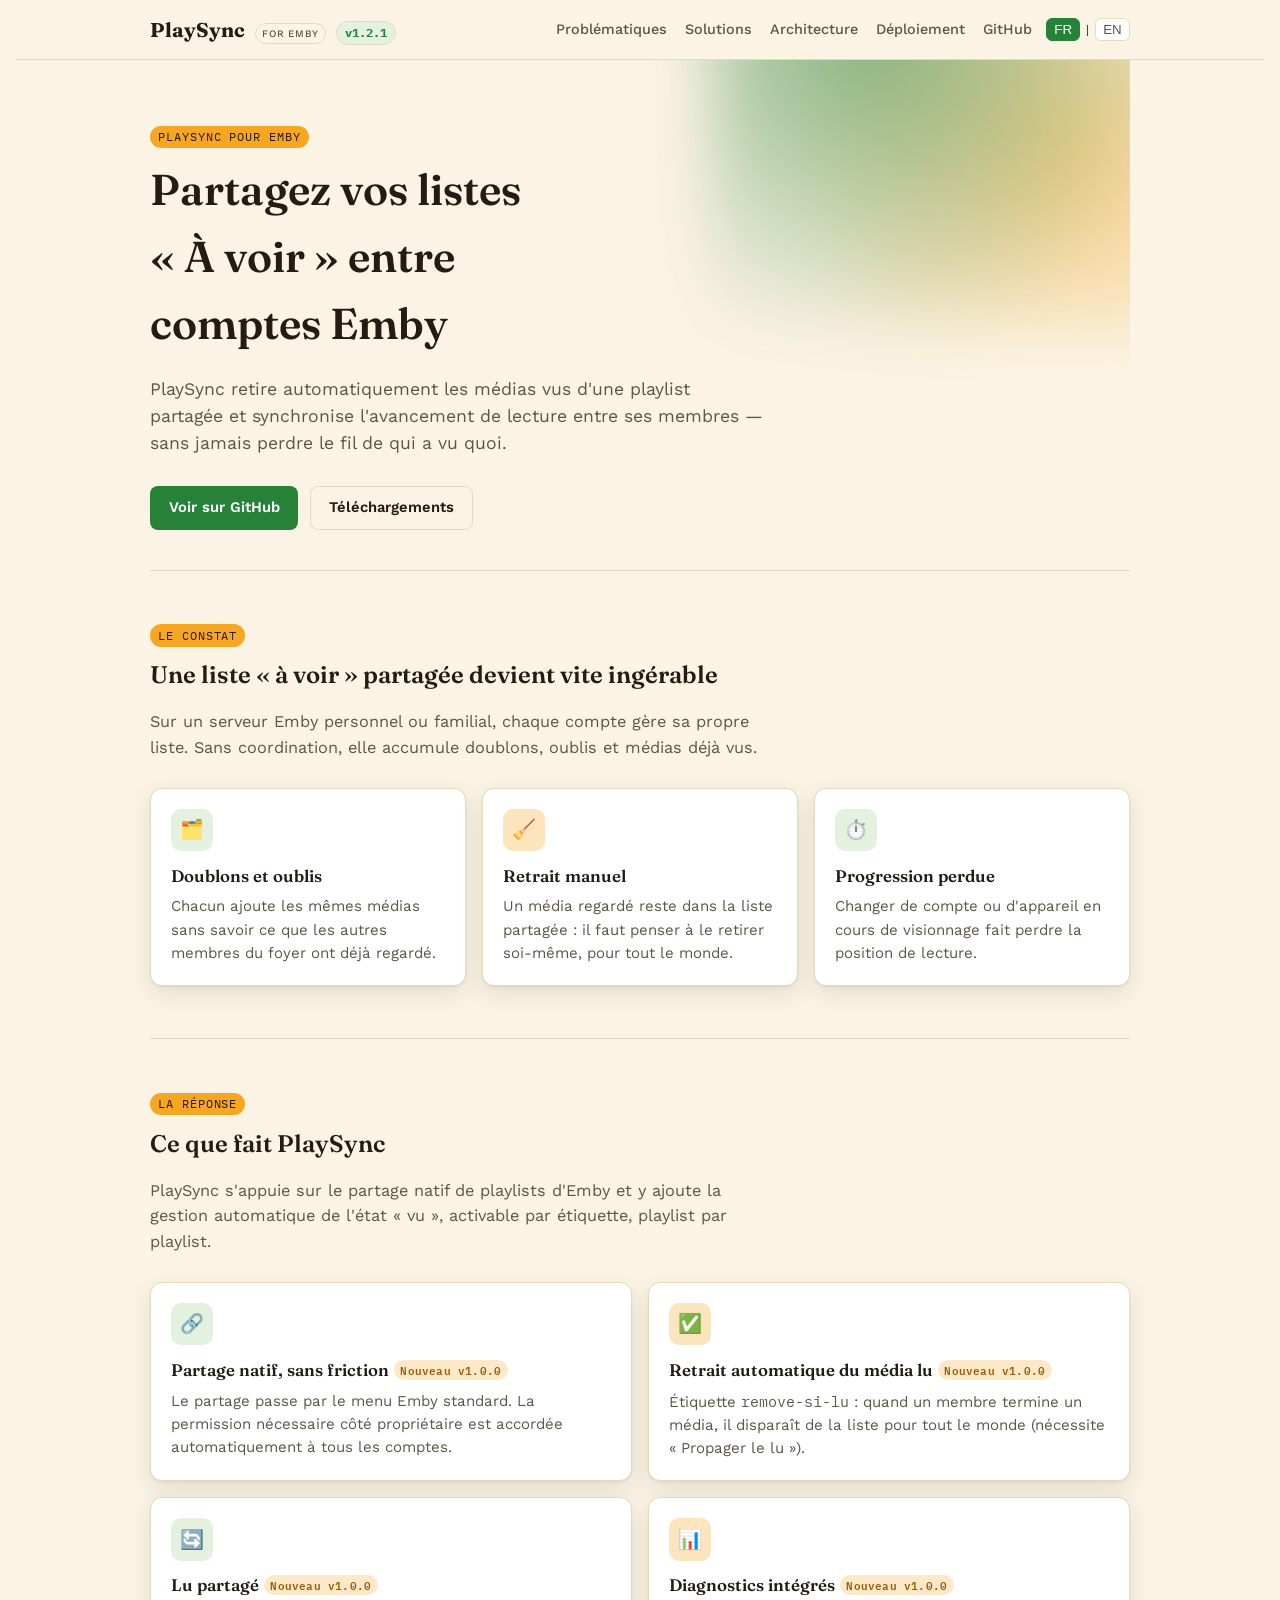
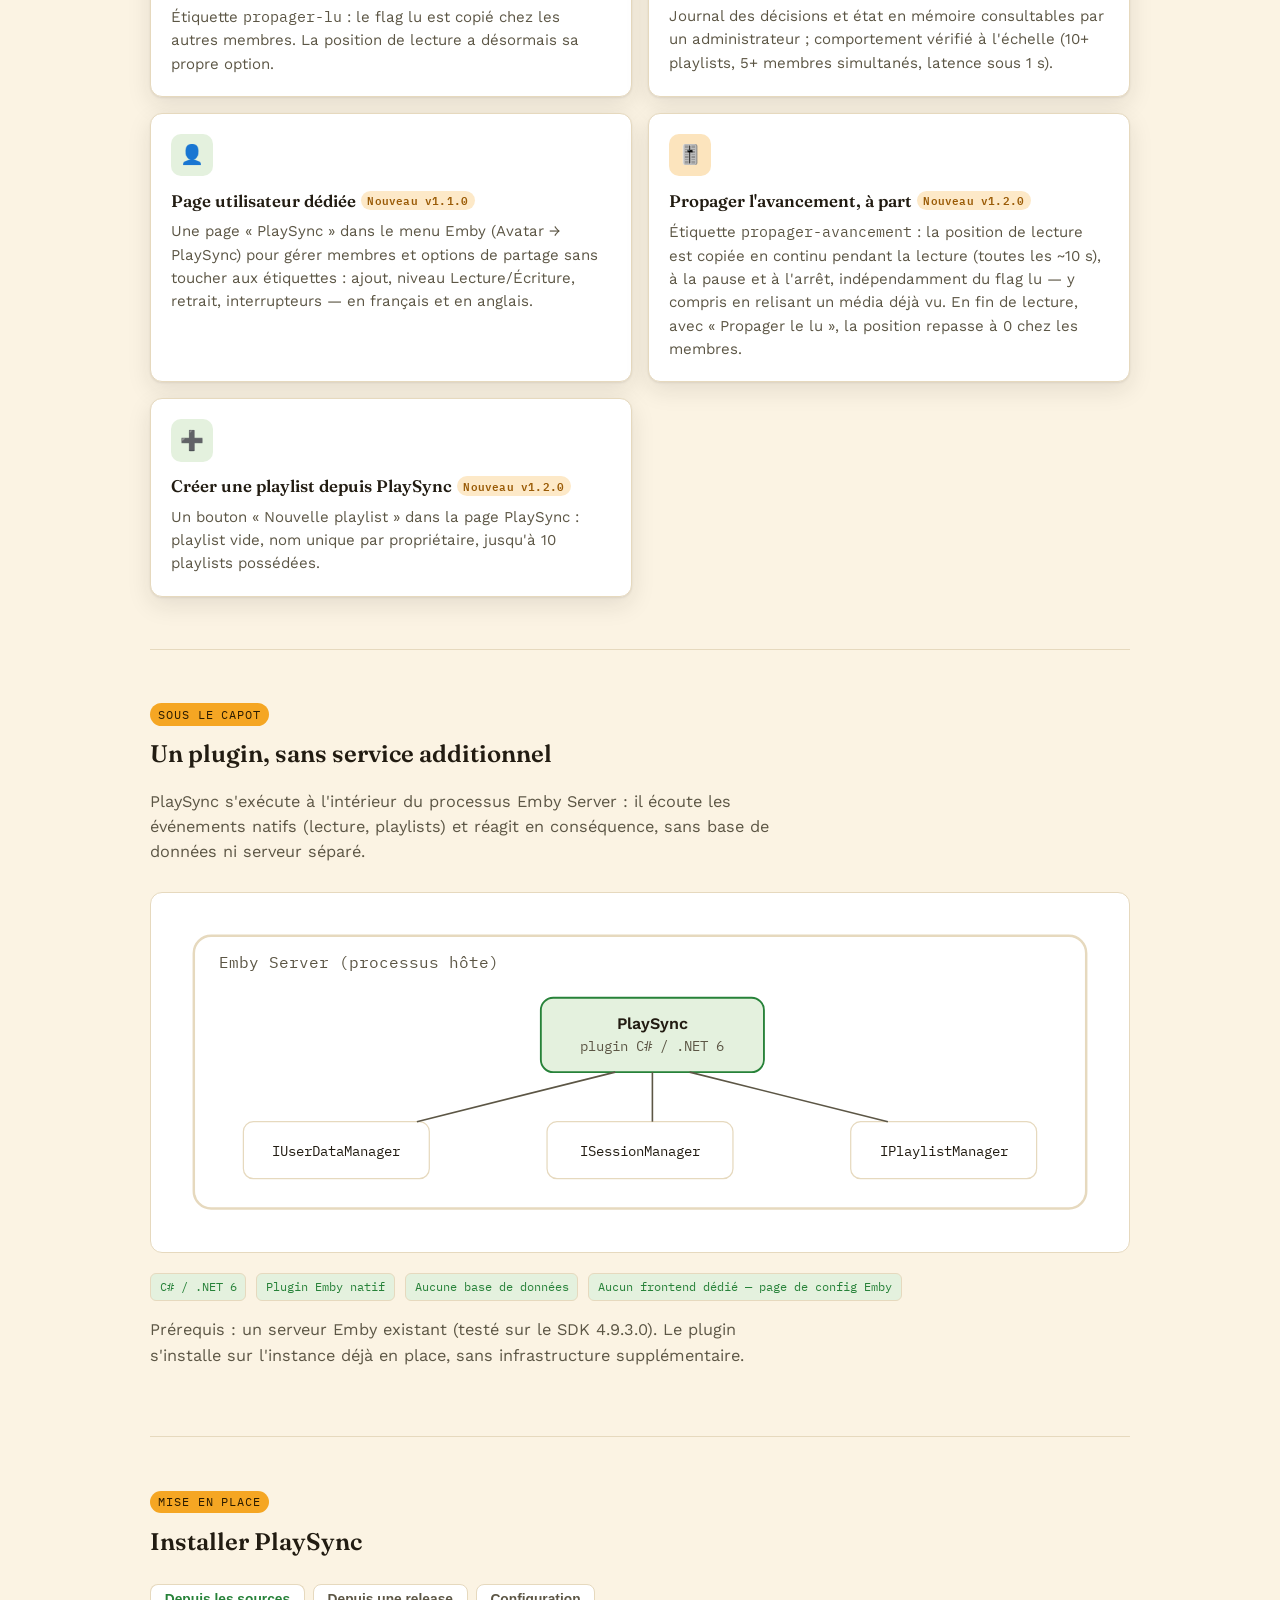
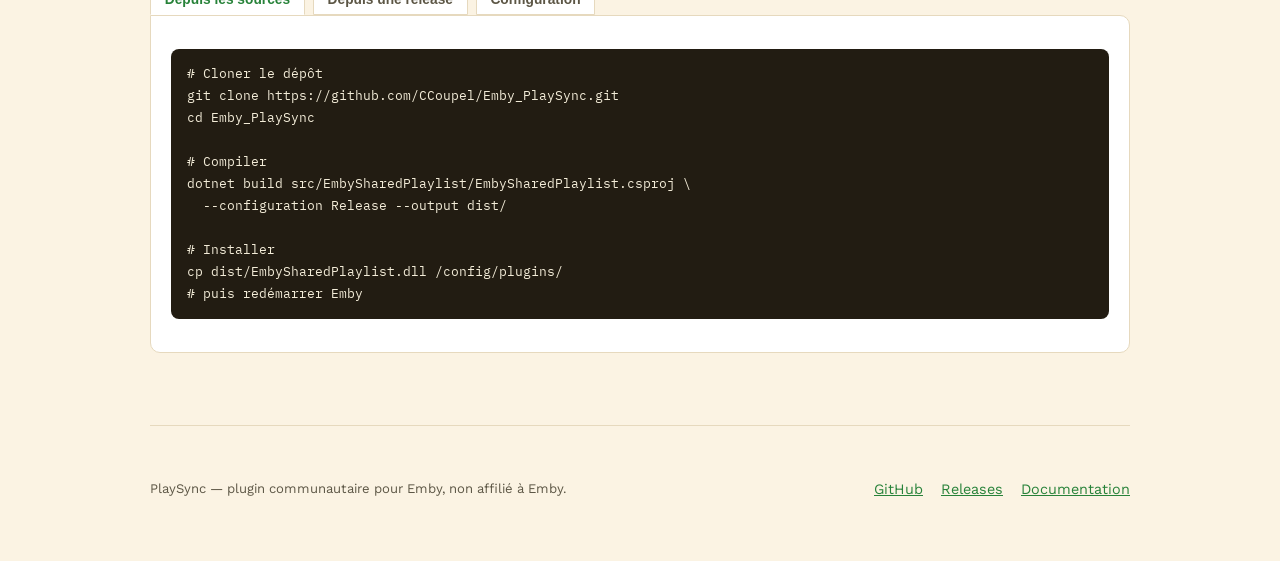
<file: index.html>
<!doctype html>
<html lang="fr">
<head>
  <meta charset="utf-8">
  <meta name="viewport" content="width=device-width, initial-scale=1, viewport-fit=cover">
  <title>PlaySync — playlists partagées pour Emby</title>
  <meta name="description" content="PlaySync partage des playlists « À voir » entre comptes Emby : retrait automatique des médias vus et progression de lecture synchronisée.">
  <meta name="current-major" content="1">
  <link rel="stylesheet" href="assets/style.css">
</head>
<body>

<!-- ============ HEADER ============ -->
<header>
  <div class="wrap row">
    <div class="brand">
      <span>PlaySync</span>
      <span class="for-emby">for Emby</span>
      <span class="version-pill">v1.2.1</span>
    </div>
    <nav>
      <a href="#problems" data-i18n="nav.problems">Problématiques</a>
      <a href="#solutions" data-i18n="nav.solutions">Solutions</a>
      <a href="#architecture" data-i18n="nav.architecture">Architecture</a>
      <a href="#deployment" data-i18n="nav.deployment">Déploiement</a>
      <a href="https://github.com/CCoupel/Emby_PlaySync" target="_blank" rel="noopener">GitHub</a>
    </nav>
    <div class="lang-switcher">
      <button class="lang-btn active" data-lang="fr">FR</button>
      <span>|</span>
      <button class="lang-btn" data-lang="en">EN</button>
    </div>
  </div>
</header>

<!-- ============ HERO ============ -->
<section class="hero wrap" style="border-top:none;">
  <span class="eyebrow" data-i18n="hero.eyebrow">PlaySync pour Emby</span>
  <h1 data-i18n="hero.title">Partagez vos listes « À voir » entre comptes Emby</h1>
  <p class="lede" data-i18n="hero.lede">PlaySync retire automatiquement les médias vus d'une playlist partagée et synchronise l'avancement de lecture entre ses membres — sans jamais perdre le fil de qui a vu quoi.</p>
  <div class="cta-row">
    <a class="btn btn-primary" href="https://github.com/CCoupel/Emby_PlaySync" target="_blank" rel="noopener" data-i18n="hero.cta_primary">Voir sur GitHub</a>
    <a class="btn btn-ghost" href="https://github.com/CCoupel/Emby_PlaySync/releases" target="_blank" rel="noopener" data-i18n="hero.cta_secondary">Téléchargements</a>
  </div>
</section>

<!-- ============ PROBLEMS ============ -->
<section id="problems" class="wrap">
  <span class="eyebrow" data-i18n="problems.eyebrow">Le constat</span>
  <h2 data-i18n="problems.title">Une liste « à voir » partagée devient vite ingérable</h2>
  <p class="intro" data-i18n="problems.intro">Sur un serveur Emby personnel ou familial, chaque compte gère sa propre liste. Sans coordination, elle accumule doublons, oublis et médias déjà vus.</p>
  <div class="grid3">
    <div class="card">
      <span class="icon">🗂️</span>
      <h3 data-i18n="problems.c1.title">Doublons et oublis</h3>
      <p data-i18n="problems.c1.text">Chacun ajoute les mêmes médias sans savoir ce que les autres membres du foyer ont déjà regardé.</p>
    </div>
    <div class="card">
      <span class="icon">🧹</span>
      <h3 data-i18n="problems.c2.title">Retrait manuel</h3>
      <p data-i18n="problems.c2.text">Un média regardé reste dans la liste partagée : il faut penser à le retirer soi-même, pour tout le monde.</p>
    </div>
    <div class="card">
      <span class="icon">⏱️</span>
      <h3 data-i18n="problems.c3.title">Progression perdue</h3>
      <p data-i18n="problems.c3.text">Changer de compte ou d'appareil en cours de visionnage fait perdre la position de lecture.</p>
    </div>
  </div>
</section>

<!-- ============ SOLUTIONS ============ -->
<section id="solutions" class="wrap">
  <span class="eyebrow" data-i18n="solutions.eyebrow">La réponse</span>
  <h2 data-i18n="solutions.title">Ce que fait PlaySync</h2>
  <p class="intro" data-i18n="solutions.intro">PlaySync s'appuie sur le partage natif de playlists d'Emby et y ajoute la gestion automatique de l'état « vu », activable par étiquette, playlist par playlist.</p>
  <div class="grid2">
    <div class="card">
      <span class="icon">🔗</span>
      <h3><span data-i18n="solutions.c1.title">Partage natif, sans friction</span> <span class="badge badge-orange" data-badge-version="v1.0.0">Nouveau v1.0.0</span></h3>
      <p data-i18n="solutions.c1.text">Le partage passe par le menu Emby standard. La permission nécessaire côté propriétaire est accordée automatiquement à tous les comptes.</p>
    </div>
    <div class="card">
      <span class="icon">✅</span>
      <h3><span data-i18n="solutions.c2.title">Retrait automatique du média lu</span> <span class="badge badge-orange" data-badge-version="v1.0.0">Nouveau v1.0.0</span></h3>
      <p data-i18n="solutions.c2.text">Étiquette <code>remove-si-lu</code> : quand un membre termine un média, il disparaît de la liste pour tout le monde (nécessite « Propager le lu »).</p>
    </div>
    <div class="card">
      <span class="icon">🔄</span>
      <h3><span data-i18n="solutions.c3.title">Progression partagée</span> <span class="badge badge-orange" data-badge-version="v1.0.0">Nouveau v1.0.0</span></h3>
      <p data-i18n="solutions.c3.text">Étiquette <code>propager-lu</code> : le flag lu est copié chez les autres membres. La position de lecture a désormais sa propre option.</p>
    </div>
    <div class="card">
      <span class="icon">📊</span>
      <h3><span data-i18n="solutions.c4.title">Diagnostics intégrés</span> <span class="badge badge-orange" data-badge-version="v1.0.0">Nouveau v1.0.0</span></h3>
      <p data-i18n="solutions.c4.text">Journal des décisions et état en mémoire consultables par un administrateur ; comportement vérifié à l'échelle (10+ playlists, 5+ membres simultanés, latence sous 1 s).</p>
    </div>
    <div class="card">
      <span class="icon">👤</span>
      <h3><span data-i18n="solutions.c5.title">Page utilisateur dédiée</span> <span class="badge badge-orange" data-badge-version="v1.1.0">Nouveau v1.1.0</span></h3>
      <p data-i18n="solutions.c5.text">Une page « PlaySync » dans le menu Emby (Avatar → PlaySync) pour gérer membres et options de partage sans toucher aux étiquettes : ajout, niveau Lecture/Écriture, retrait, interrupteurs — en français et en anglais.</p>
    </div>
    <div class="card">
      <span class="icon">🎚️</span>
      <h3><span data-i18n="solutions.c6.title">Propager l'avancement, à part</span> <span class="badge badge-orange" data-badge-version="v1.2.0">Nouveau v1.2.0</span></h3>
      <p data-i18n="solutions.c6.text">Étiquette <code>propager-avancement</code> : la position de lecture est copiée à la pause ou à l'arrêt, indépendamment du flag lu — y compris en relisant un média déjà vu.</p>
    </div>
    <div class="card">
      <span class="icon">➕</span>
      <h3><span data-i18n="solutions.c7.title">Créer une playlist depuis PlaySync</span> <span class="badge badge-orange" data-badge-version="v1.2.0">Nouveau v1.2.0</span></h3>
      <p data-i18n="solutions.c7.text">Un bouton « Nouvelle playlist » dans la page PlaySync : playlist vide, nom unique par propriétaire, jusqu'à 10 playlists possédées.</p>
    </div>
  </div>
</section>

<!-- ============ ARCHITECTURE ============ -->
<section id="architecture" class="wrap">
  <span class="eyebrow" data-i18n="architecture.eyebrow">Sous le capot</span>
  <h2 data-i18n="architecture.title">Un plugin, sans service additionnel</h2>
  <p class="intro" data-i18n="architecture.intro">PlaySync s'exécute à l'intérieur du processus Emby Server : il écoute les événements natifs (lecture, playlists) et réagit en conséquence, sans base de données ni serveur séparé.</p>

  <div class="diagram">
    <svg viewBox="0 0 760 260" role="img" aria-label="Schéma d'architecture de PlaySync">
      <rect x="20" y="20" width="720" height="220" rx="14" fill="none" stroke="var(--line)" stroke-width="2"/>
      <text x="40" y="46" font-family="IBM Plex Mono, monospace" font-size="13" fill="var(--ink-soft)">Emby Server (processus hôte)</text>

      <rect x="300" y="70" width="180" height="60" rx="10" fill="var(--accent-soft)" stroke="var(--accent)" stroke-width="1.5"/>
      <text x="390" y="95" text-anchor="middle" font-family="Work Sans, sans-serif" font-size="13" font-weight="600" fill="var(--ink)">PlaySync</text>
      <text x="390" y="113" text-anchor="middle" font-family="IBM Plex Mono, monospace" font-size="11" fill="var(--ink-soft)">plugin C# / .NET 6</text>

      <rect x="60" y="170" width="150" height="46" rx="8" fill="var(--bg-raised)" stroke="var(--line)"/>
      <text x="135" y="198" text-anchor="middle" font-family="IBM Plex Mono, monospace" font-size="11" fill="var(--ink)">IUserDataManager</text>

      <rect x="305" y="170" width="150" height="46" rx="8" fill="var(--bg-raised)" stroke="var(--line)"/>
      <text x="380" y="198" text-anchor="middle" font-family="IBM Plex Mono, monospace" font-size="11" fill="var(--ink)">ISessionManager</text>

      <rect x="550" y="170" width="150" height="46" rx="8" fill="var(--bg-raised)" stroke="var(--line)"/>
      <text x="625" y="198" text-anchor="middle" font-family="IBM Plex Mono, monospace" font-size="11" fill="var(--ink)">IPlaylistManager</text>

      <line x1="360" y1="130" x2="200" y2="170" stroke="var(--ink-soft)" stroke-width="1.3"/>
      <line x1="390" y1="130" x2="390" y2="170" stroke="var(--ink-soft)" stroke-width="1.3"/>
      <line x1="420" y1="130" x2="580" y2="170" stroke="var(--ink-soft)" stroke-width="1.3"/>
    </svg>
  </div>

  <div class="stack-list">
    <span>C# / .NET 6</span>
    <span data-i18n="architecture.stack.native">Plugin Emby natif</span>
    <span data-i18n="architecture.stack.nodb">Aucune base de données</span>
    <span data-i18n="architecture.stack.noui">Aucun frontend dédié — page de config Emby</span>
  </div>
  <p class="intro" style="margin-top:16px;" data-i18n="architecture.requirement">Prérequis : un serveur Emby existant (testé sur le SDK 4.9.3.0). Le plugin s'installe sur l'instance déjà en place, sans infrastructure supplémentaire.</p>
</section>

<!-- ============ DEPLOYMENT ============ -->
<section id="deployment" class="wrap">
  <span class="eyebrow" data-i18n="deployment.eyebrow">Mise en place</span>
  <h2 data-i18n="deployment.title">Installer PlaySync</h2>

  <div class="tabs">
    <button class="tab-btn active" data-tab="sources" data-i18n="deployment.tab.sources">Depuis les sources</button>
    <button class="tab-btn" data-tab="binaries" data-i18n="deployment.tab.binaries">Depuis une release</button>
    <button class="tab-btn" data-tab="config" data-i18n="deployment.tab.config">Configuration</button>
  </div>

  <div class="tab-panel active" data-panel="sources">
    <pre><code># Cloner le dépôt
git clone https://github.com/CCoupel/Emby_PlaySync.git
cd Emby_PlaySync

# Compiler
dotnet build src/EmbySharedPlaylist/EmbySharedPlaylist.csproj \
  --configuration Release --output dist/

# Installer
cp dist/EmbySharedPlaylist.dll /config/plugins/
# puis redémarrer Emby</code></pre>
  </div>

  <div class="tab-panel" data-panel="binaries">
    <table>
      <thead><tr><th data-i18n="deployment.binaries.th_platform">Plateforme</th><th data-i18n="deployment.binaries.th_pkg">Fichier</th><th data-i18n="deployment.binaries.th_cmd">Installation</th></tr></thead>
      <tbody>
        <tr>
          <td data-i18n="deployment.binaries.row_platform">Toutes (partout où Emby Server tourne)</td>
          <td><code>EmbySharedPlaylist.dll</code></td>
          <td data-i18n="deployment.binaries.row_cmd">Copier dans le dossier <code>plugins/</code> d'Emby (racine, pas de sous-dossier), puis redémarrer.</td>
        </tr>
      </tbody>
    </table>
    <p class="intro" style="margin-top:14px;" data-i18n="deployment.binaries.link">Dernière version sur la page <a href="https://github.com/CCoupel/Emby_PlaySync/releases" target="_blank" rel="noopener">GitHub Releases</a>.</p>
  </div>

  <div class="tab-panel" data-panel="config">
    <p class="intro" data-i18n="deployment.config.intro">La configuration se fait dans la page du plugin (tableau de bord Emby) et par étiquette sur chaque playlist — aucun fichier séparé à éditer.</p>
    <table>
      <thead><tr><th data-i18n="deployment.config.th_key">Paramètre</th><th data-i18n="deployment.config.th_default">Défaut</th><th data-i18n="deployment.config.th_role">Rôle</th></tr></thead>
      <tbody>
        <tr><td><code>AutoEnableSharing</code></td><td>false</td><td data-i18n="deployment.config.row1">Accorde automatiquement la permission de partage à tous les comptes</td></tr>
        <tr><td><code>remove-si-lu</code></td><td>NON</td><td data-i18n="deployment.config.row2">Étiquette de playlist — retire un média lu pour tous les membres (actif seulement avec propager-lu)</td></tr>
        <tr><td><code>propager-lu</code></td><td>NON</td><td data-i18n="deployment.config.row3">Étiquette de playlist — propage le flag lu</td></tr>
        <tr><td><code>propager-avancement</code></td><td>NON</td><td data-i18n="deployment.config.row3b">Étiquette de playlist — propage la position de lecture (pause, arrêt)</td></tr>
        <tr><td><code>EnableDiagnostics</code></td><td>true</td><td data-i18n="deployment.config.row4">Active le journal et l'état consultables par un administrateur</td></tr>
      </tbody>
    </table>
  </div>
</section>

<footer class="wrap">
  <div class="row">
    <p data-i18n="footer.tagline">PlaySync — plugin communautaire pour Emby, non affilié à Emby.</p>
    <div class="links">
      <a href="https://github.com/CCoupel/Emby_PlaySync" target="_blank" rel="noopener">GitHub</a>
      <a href="https://github.com/CCoupel/Emby_PlaySync/releases" target="_blank" rel="noopener" data-i18n="footer.releases">Releases</a>
      <a href="https://github.com/CCoupel/Emby_PlaySync/blob/main/docs/chronogrammes.md" target="_blank" rel="noopener" data-i18n="footer.docs">Documentation</a>
    </div>
  </div>
</footer>

<script src="assets/badges.js"></script>
<script src="assets/lang.js"></script>
<script>
  // Onglets de la section Déploiement (comportement local, sans i18n)
  document.querySelectorAll('.tab-btn').forEach(function (btn) {
    btn.addEventListener('click', function () {
      document.querySelectorAll('.tab-btn').forEach(function (b) { b.classList.remove('active'); });
      document.querySelectorAll('.tab-panel').forEach(function (p) { p.classList.remove('active'); });
      btn.classList.add('active');
      document.querySelector('.tab-panel[data-panel="' + btn.dataset.tab + '"]').classList.add('active');
    });
  });
</script>
</body>
</html>
</file>
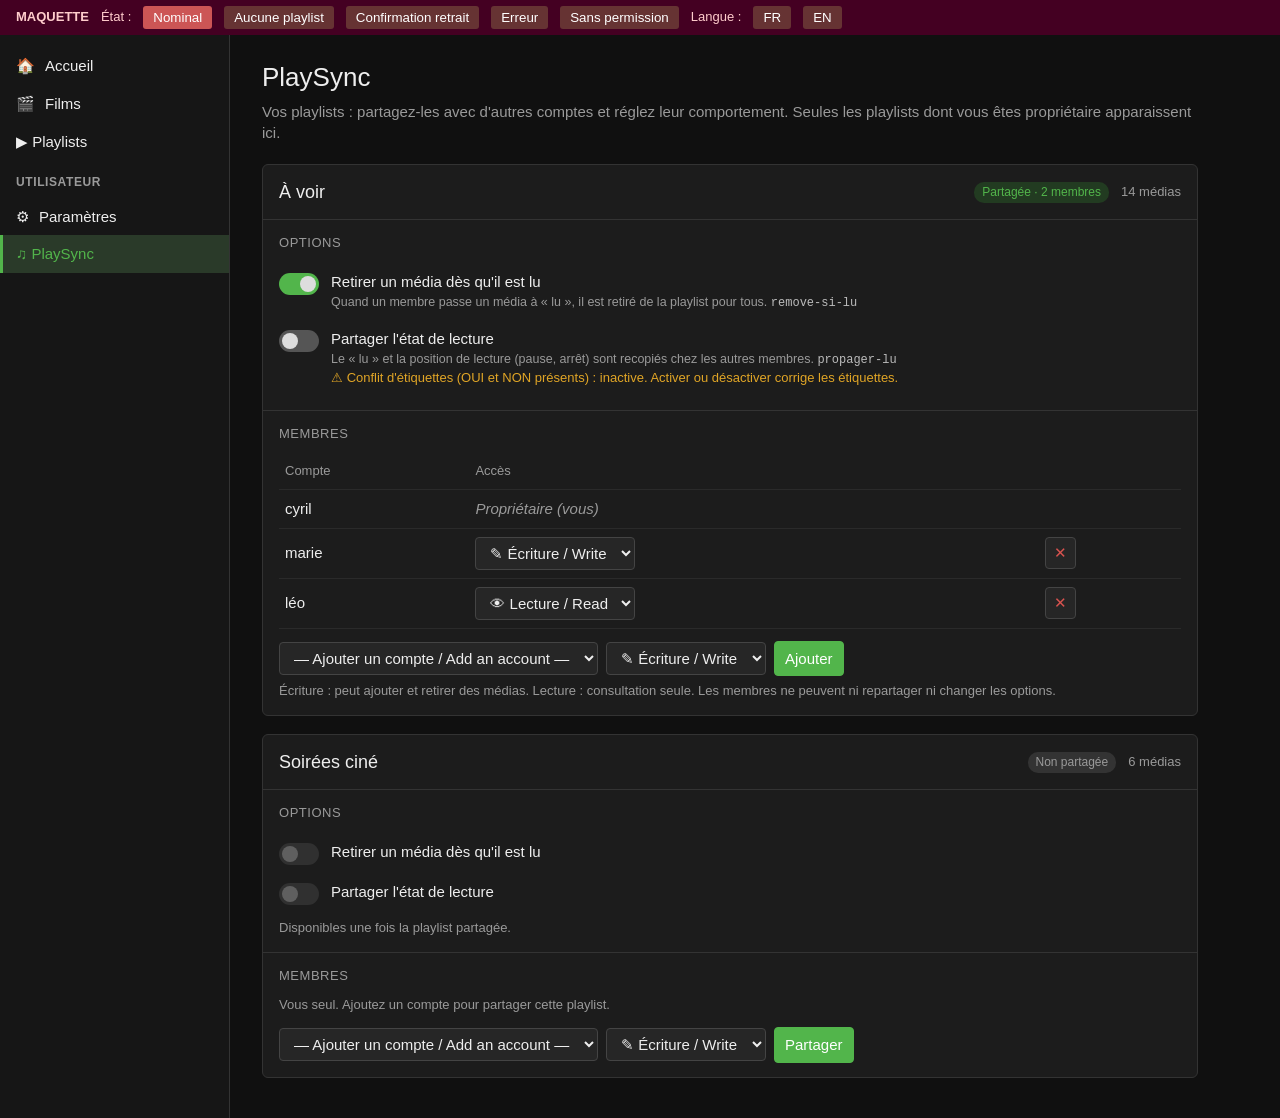
<file: docs/mockup/v1.1.0/ui/user-page__b39.html>
<!doctype html>
<!--
  composant : user-page (page PlaySync du menu utilisateur Emby)
  feature   : B39 — gestion du partage et des options sans édition manuelle des étiquettes
  version   : v1.1.0
  type      : ui
  issue     : #39
  complete  : aucune (premier état du composant)
  remplace  : aucune
  Décisions appliquées : Q1c gestion complète + nouveau partage ; Q2 deux familles ; Q3 D19 ; Q4 description hors périmètre ;
  Q5b playlists possédées seulement, noms visibles ; Q6b masquée sans permission ; Q7 FR/EN.
  Maquette statique : les boutons « État » et « FR/EN » en haut servent seulement à parcourir les états (absents du produit).
-->
<html lang="fr">
<head>
<meta charset="utf-8">
<meta name="viewport" content="width=device-width, initial-scale=1">
<title>PlaySync — page utilisateur (maquette)</title>
<style>
  :root { --bg:#101010; --panel:#1c1c1c; --panel2:#262626; --line:#333; --text:#eee; --muted:#9a9a9a;
          --accent:#52b54b; --warn:#e0a526; --danger:#d9534f; --info:#3a8fd6; }
  * { box-sizing:border-box; }
  body { margin:0; background:var(--bg); color:var(--text); font:15px/1.45 "Segoe UI",Roboto,sans-serif; }
  .mock-bar { background:#402; color:#fcc; padding:6px 16px; font-size:13px; display:flex; gap:12px; flex-wrap:wrap; align-items:center; }
  .mock-bar button { background:#633; color:#fff; border:0; padding:4px 10px; border-radius:3px; cursor:pointer; }
  .mock-bar button.on { background:#c55; }
  .layout { display:flex; min-height:calc(100vh - 34px); }
  nav { width:230px; background:#161616; border-right:1px solid var(--line); padding:12px 0; flex-shrink:0; }
  nav h4 { margin:14px 16px 6px; color:var(--muted); font-size:12px; text-transform:uppercase; letter-spacing:.05em; }
  nav a { display:flex; gap:10px; padding:8px 16px; color:var(--text); text-decoration:none; }
  nav a.active { background:#2a3a29; color:var(--accent); border-left:3px solid var(--accent); padding-left:13px; }
  nav .note { margin:4px 16px; font-size:11px; color:var(--muted); }
  main { flex:1; padding:24px 32px; max-width:1000px; }
  h1 { font-size:26px; font-weight:400; margin:0 0 4px; }
  .intro { color:var(--muted); margin:0 0 20px; }
  .card { background:var(--panel); border:1px solid var(--line); border-radius:6px; margin-bottom:18px; }
  .card-head { display:flex; align-items:center; gap:12px; padding:14px 16px; border-bottom:1px solid var(--line); }
  .card-head h2 { font-size:18px; font-weight:500; margin:0; flex:1; }
  .badge { font-size:12px; padding:2px 8px; border-radius:10px; }
  .badge.shared { background:#223b21; color:var(--accent); }
  .badge.unshared { background:#333; color:var(--muted); }
  .count { color:var(--muted); font-size:13px; }
  .section { padding:14px 16px; border-bottom:1px solid var(--line); }
  .section:last-child { border-bottom:0; }
  .section h3 { margin:0 0 10px; font-size:13px; color:var(--muted); text-transform:uppercase; letter-spacing:.04em; font-weight:500; }
  .opt { display:flex; align-items:flex-start; gap:12px; padding:8px 0; }
  .switch { width:40px; height:22px; border-radius:11px; background:#555; position:relative; flex-shrink:0; margin-top:2px; }
  .switch::after { content:""; position:absolute; top:3px; left:3px; width:16px; height:16px; border-radius:50%; background:#ddd; transition:.15s; }
  .switch.on { background:var(--accent); } .switch.on::after { left:21px; }
  .switch.disabled { opacity:.35; }
  .opt-text b { font-weight:500; } .opt-text small { display:block; color:var(--muted); }
  .opt-text code { color:#bbb; font-size:12px; }
  .conflict { color:var(--warn); font-size:13px; }
  table { width:100%; border-collapse:collapse; }
  td, th { padding:8px 6px; text-align:left; border-bottom:1px solid #2a2a2a; }
  th { color:var(--muted); font-weight:400; font-size:13px; }
  select, .btn { background:var(--panel2); color:var(--text); border:1px solid #444; border-radius:4px; padding:6px 10px; font:inherit; }
  .btn { cursor:pointer; } .btn.primary { background:var(--accent); border-color:var(--accent); color:#fff; }
  .btn.icon { padding:4px 8px; color:var(--danger); }
  .owner { color:var(--muted); font-style:italic; }
  .add-row { display:flex; gap:8px; flex-wrap:wrap; margin-top:12px; align-items:center; }
  .add-row select.user { min-width:220px; }
  .hint { color:var(--muted); font-size:13px; margin:6px 0 0; }
  .toast { position:fixed; right:24px; bottom:24px; background:#333; border-left:4px solid var(--danger); padding:12px 16px; border-radius:4px; max-width:360px; }
  .empty, .denied { text-align:center; color:var(--muted); padding:60px 20px; }
  .state { display:none; } .state.show { display:block; }
  .dialog-back { position:fixed; inset:0; background:rgba(0,0,0,.6); display:flex; align-items:center; justify-content:center; }
  .dialog { background:var(--panel); border:1px solid var(--line); border-radius:6px; padding:20px; width:420px; }
  .dialog h3 { margin-top:0; font-weight:500; } .dialog .actions { text-align:right; margin-top:16px; display:flex; gap:8px; justify-content:flex-end; }
  [data-lang] { display:none; } html[lang=fr] [data-lang=fr], html[lang=en] [data-lang=en] { display:inline; }
</style>
</head>
<body>

<div class="mock-bar">
  <b>MAQUETTE</b>
  <span>État :</span>
  <button class="on" onclick="show('normal',this)">Nominal</button>
  <button onclick="show('empty',this)">Aucune playlist</button>
  <button onclick="show('confirm',this)">Confirmation retrait</button>
  <button onclick="show('error',this)">Erreur</button>
  <button onclick="show('denied',this)">Sans permission</button>
  <span>Langue :</span>
  <button onclick="document.documentElement.lang='fr'">FR</button>
  <button onclick="document.documentElement.lang='en'">EN</button>
</div>

<div class="layout">
  <!-- Menu latéral Emby : l'entrée PlaySync est dans la section UTILISATEUR (EnableInUserMenu), pas dans « Serveur ». -->
  <nav>
    <a href="#">🏠 <span data-lang="fr">Accueil</span><span data-lang="en">Home</span></a>
    <a href="#">🎬 <span data-lang="fr">Films</span><span data-lang="en">Movies</span></a>
    <a href="#">▶ Playlists</a>
    <h4><span data-lang="fr">Utilisateur</span><span data-lang="en">User</span></h4>
    <a href="#">⚙ <span data-lang="fr">Paramètres</span><span data-lang="en">Settings</span></a>
    <a href="#" class="active" id="menuEntry">♫ PlaySync</a>
    <div class="note" id="menuNote" style="display:none">
      <span data-lang="fr">(entrée absente : compte sans permission de partage)</span>
      <span data-lang="en">(entry hidden: account without sharing permission)</span>
    </div>
  </nav>

  <main>
    <h1>PlaySync</h1>
    <p class="intro">
      <span data-lang="fr">Vos playlists : partagez-les avec d'autres comptes et réglez leur comportement. Seules les playlists dont vous êtes propriétaire apparaissent ici.</span>
      <span data-lang="en">Your playlists: share them with other accounts and choose how they behave. Only playlists you own are listed here.</span>
    </p>

    <!-- ===================== ÉTAT NOMINAL ===================== -->
    <div class="state show" id="st-normal">

      <!-- Playlist partagée -->
      <div class="card">
        <div class="card-head">
          <h2>À voir</h2>
          <span class="badge shared"><span data-lang="fr">Partagée · 2 membres</span><span data-lang="en">Shared · 2 members</span></span>
          <span class="count">14 <span data-lang="fr">médias</span><span data-lang="en">items</span></span>
        </div>

        <div class="section">
          <h3><span data-lang="fr">Options</span><span data-lang="en">Options</span></h3>
          <div class="opt">
            <div class="switch on"></div>
            <div class="opt-text">
              <b><span data-lang="fr">Retirer un média dès qu'il est lu</span><span data-lang="en">Remove an item once it is played</span></b>
              <small><span data-lang="fr">Quand un membre passe un média à « lu », il est retiré de la playlist pour tous.</span><span data-lang="en">When a member marks an item as played, it is removed from the playlist for everyone.</span> <code>remove-si-lu</code></small>
            </div>
          </div>
          <div class="opt">
            <div class="switch"></div>
            <div class="opt-text">
              <b><span data-lang="fr">Partager l'état de lecture</span><span data-lang="en">Share playback state</span></b>
              <small><span data-lang="fr">Le « lu » et la position de lecture (pause, arrêt) sont recopiés chez les autres membres.</span><span data-lang="en">"Played" status and playback position (pause, stop) are copied to the other members.</span> <code>propager-lu</code></small>
              <div class="conflict">⚠ <span data-lang="fr">Conflit d'étiquettes (OUI et NON présents) : inactive. Activer ou désactiver corrige les étiquettes.</span><span data-lang="en">Conflicting tags (both YES and NO): inactive. Switching on or off fixes the tags.</span></div>
            </div>
          </div>
        </div>

        <div class="section">
          <h3><span data-lang="fr">Membres</span><span data-lang="en">Members</span></h3>
          <table>
            <tr><th><span data-lang="fr">Compte</span><span data-lang="en">Account</span></th><th><span data-lang="fr">Accès</span><span data-lang="en">Access</span></th><th></th></tr>
            <tr><td>cyril</td><td class="owner"><span data-lang="fr">Propriétaire (vous)</span><span data-lang="en">Owner (you)</span></td><td></td></tr>
            <tr><td>marie</td>
              <td><select><option selected>✎ Écriture / Write</option><option>👁 Lecture / Read</option></select></td>
              <td><button class="btn icon" title="Retirer / Remove">✕</button></td></tr>
            <tr><td>léo</td>
              <td><select><option>✎ Écriture / Write</option><option selected>👁 Lecture / Read</option></select></td>
              <td><button class="btn icon" title="Retirer / Remove">✕</button></td></tr>
          </table>
          <div class="add-row">
            <select class="user"><option>— <span>Ajouter un compte / Add an account</span> —</option><option>paul</option><option>sophie</option></select>
            <select><option>✎ Écriture / Write</option><option>👁 Lecture / Read</option></select>
            <button class="btn primary"><span data-lang="fr">Ajouter</span><span data-lang="en">Add</span></button>
          </div>
          <p class="hint"><span data-lang="fr">Écriture : peut ajouter et retirer des médias. Lecture : consultation seule. Les membres ne peuvent ni repartager ni changer les options.</span><span data-lang="en">Write: can add and remove items. Read: view only. Members can neither re-share nor change options.</span></p>
        </div>
      </div>

      <!-- Playlist non partagée -->
      <div class="card">
        <div class="card-head">
          <h2>Soirées ciné</h2>
          <span class="badge unshared"><span data-lang="fr">Non partagée</span><span data-lang="en">Not shared</span></span>
          <span class="count">6 <span data-lang="fr">médias</span><span data-lang="en">items</span></span>
        </div>
        <div class="section">
          <h3><span data-lang="fr">Options</span><span data-lang="en">Options</span></h3>
          <div class="opt"><div class="switch disabled"></div><div class="opt-text"><b><span data-lang="fr">Retirer un média dès qu'il est lu</span><span data-lang="en">Remove an item once it is played</span></b></div></div>
          <div class="opt"><div class="switch disabled"></div><div class="opt-text"><b><span data-lang="fr">Partager l'état de lecture</span><span data-lang="en">Share playback state</span></b></div></div>
          <p class="hint"><span data-lang="fr">Disponibles une fois la playlist partagée.</span><span data-lang="en">Available once the playlist is shared.</span></p>
        </div>
        <div class="section">
          <h3><span data-lang="fr">Membres</span><span data-lang="en">Members</span></h3>
          <p class="hint" style="margin-top:0"><span data-lang="fr">Vous seul. Ajoutez un compte pour partager cette playlist.</span><span data-lang="en">Only you. Add an account to share this playlist.</span></p>
          <div class="add-row">
            <select class="user"><option>— Ajouter un compte / Add an account —</option><option>marie</option><option>léo</option><option>paul</option></select>
            <select><option>✎ Écriture / Write</option><option>👁 Lecture / Read</option></select>
            <button class="btn primary"><span data-lang="fr">Partager</span><span data-lang="en">Share</span></button>
          </div>
        </div>
      </div>
    </div>

    <!-- ===================== AUCUNE PLAYLIST ===================== -->
    <div class="state" id="st-empty">
      <div class="empty">
        <span data-lang="fr">Vous ne possédez aucune playlist. Créez-en une depuis n'importe quel média (« Ajouter à une playlist »), puis revenez ici pour la partager.</span>
        <span data-lang="en">You don't own any playlist. Create one from any item ("Add to playlist"), then come back here to share it.</span>
      </div>
    </div>

    <!-- ===================== SANS PERMISSION ===================== -->
    <div class="state" id="st-denied">
      <div class="denied">
        <span data-lang="fr">Le partage de contenus personnels n'est pas activé pour votre compte. Contactez l'administrateur du serveur.</span>
        <span data-lang="en">Sharing personal content is not enabled for your account. Contact the server administrator.</span>
        <p class="hint"><span data-lang="fr">(Normalement inaccessible : l'entrée de menu est masquée. Affiché seulement en cas d'accès direct par l'URL.)</span><span data-lang="en">(Normally unreachable: the menu entry is hidden. Shown only on direct URL access.)</span></p>
      </div>
    </div>
  </main>
</div>

<!-- Confirmation de retrait (dialogue Emby, jamais window.confirm) -->
<div class="dialog-back state" id="st-confirm" style="display:none">
  <div class="dialog">
    <h3><span data-lang="fr">Retirer « marie » ?</span><span data-lang="en">Remove "marie"?</span></h3>
    <span data-lang="fr">marie n'aura plus accès à « À voir ». Ses propres états de lecture ne sont pas modifiés.</span>
    <span data-lang="en">marie will no longer have access to "À voir". Their own playback state is unchanged.</span>
    <p class="hint"><span data-lang="fr">Dernier membre retiré : la playlist n'est plus partagée et les options cessent d'agir.</span><span data-lang="en">Last member removed: the playlist is no longer shared and options stop applying.</span></p>
    <div class="actions"><button class="btn"><span data-lang="fr">Annuler</span><span data-lang="en">Cancel</span></button><button class="btn primary" style="background:var(--danger);border-color:var(--danger)"><span data-lang="fr">Retirer</span><span data-lang="en">Remove</span></button></div>
  </div>
</div>

<!-- Erreur (toast Emby) : codes serveur stables traduits côté client -->
<div class="toast state" id="st-error" style="display:none">
  <span data-lang="fr">La playlist est en cours de modification, réessayez dans quelques secondes.</span>
  <span data-lang="en">The playlist is being updated, please retry in a few seconds.</span>
  <div class="hint">(code <code>busy</code> · autres : <code>not-found</code>, <code>invalid-user</code>, <code>sharing-disabled</code>, <code>internal</code>)</div>
</div>

<script>
function show(id, btn){
  document.querySelectorAll('.mock-bar button').forEach(function(b){ if(b.parentNode===btn.parentNode && b.textContent.length>2) b.classList.remove('on'); });
  btn.classList.add('on');
  var main = id==='confirm'||id==='error' ? 'normal' : id;
  document.querySelectorAll('main .state').forEach(function(s){ s.classList.toggle('show', s.id==='st-'+main); });
  document.getElementById('st-confirm').style.display = id==='confirm' ? 'flex' : 'none';
  document.getElementById('st-error').style.display = id==='error' ? 'block' : 'none';
  document.getElementById('menuEntry').style.display = id==='denied' ? 'none' : 'flex';
  document.getElementById('menuNote').style.display = id==='denied' ? 'block' : 'none';
}
</script>
</body>
</html>
</file>
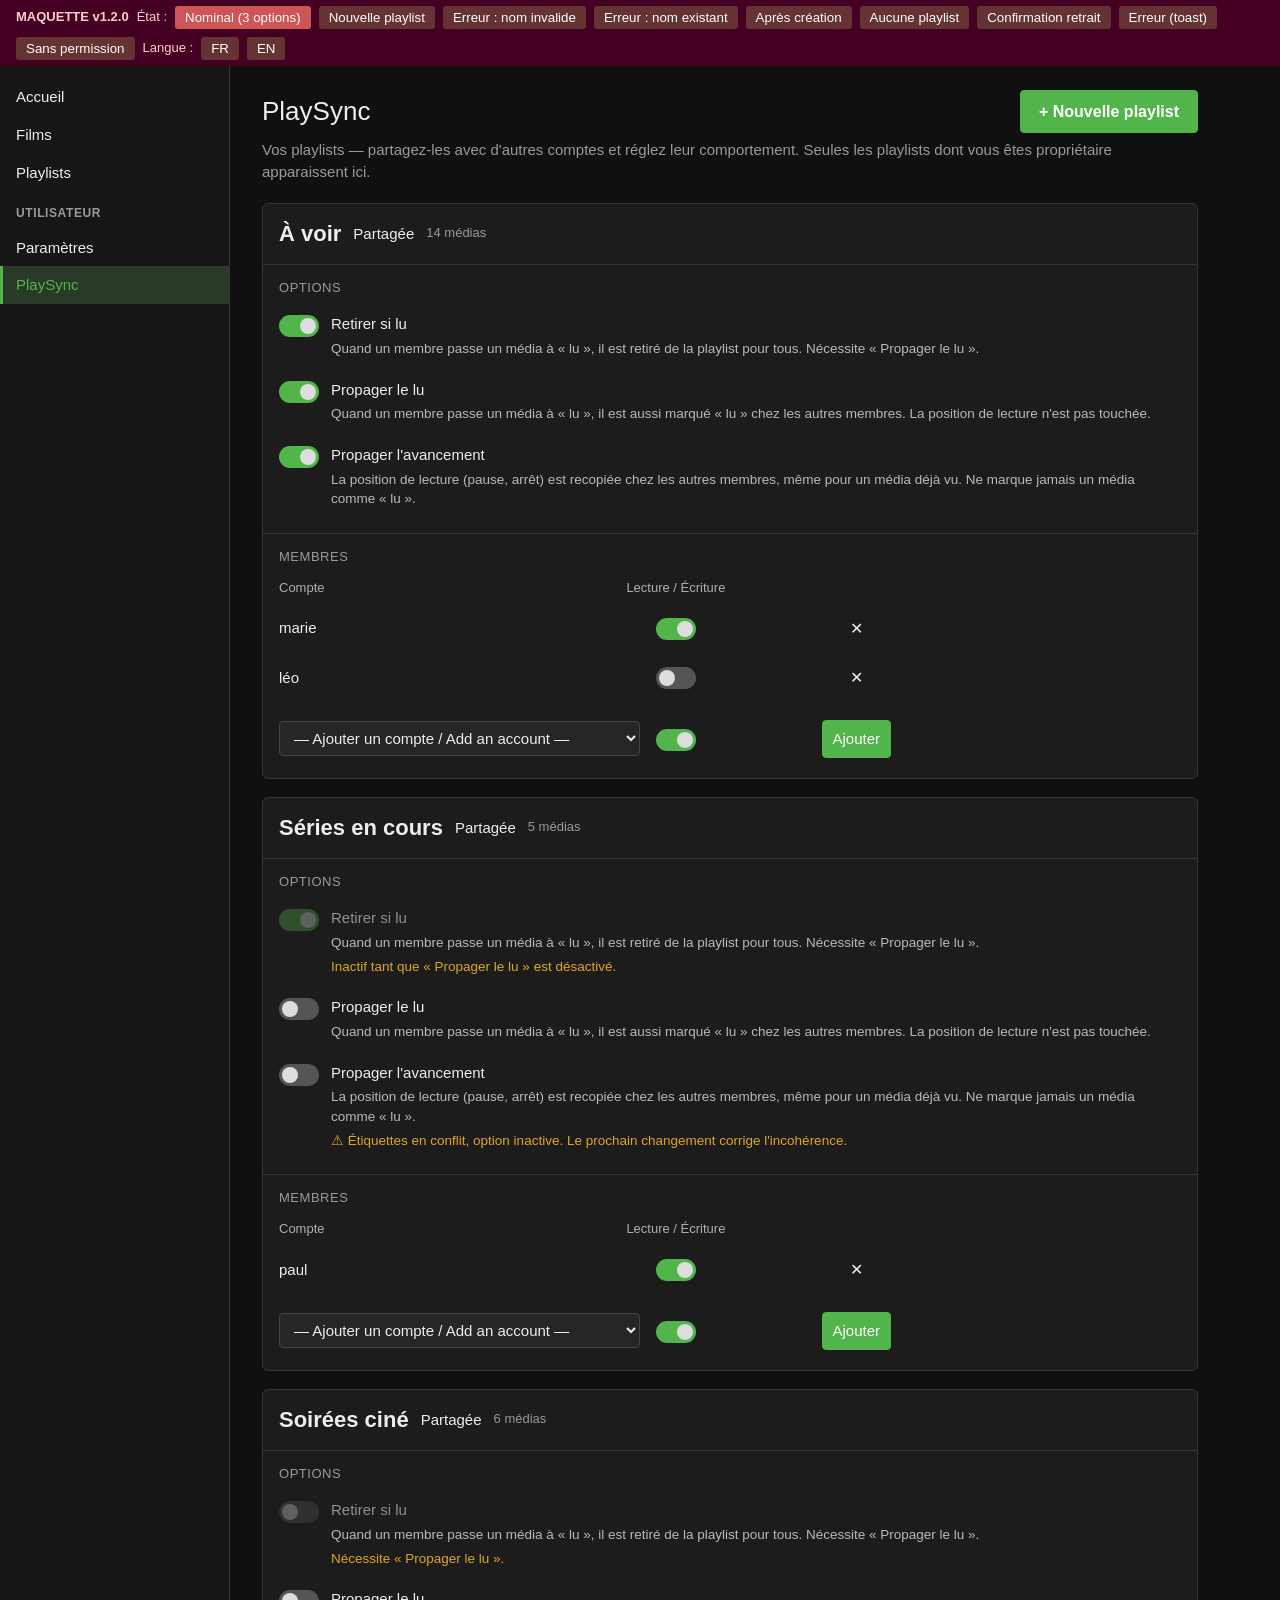
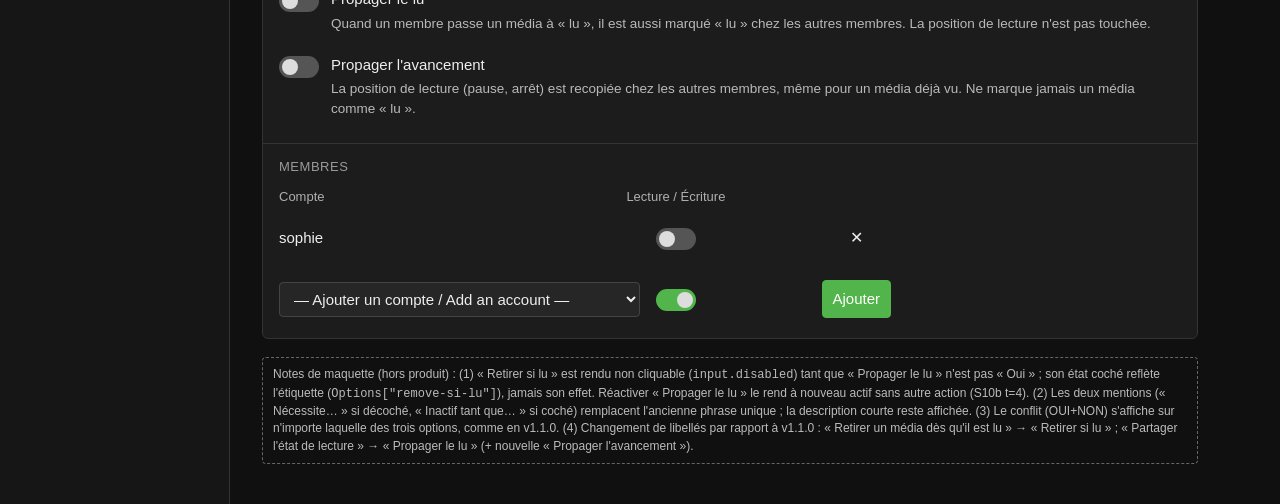
<file: docs/mockup/v1.2.0/ui/user-page__v120.html>
<!doctype html>
<!--
  composant : user-page (page PlaySync du menu utilisateur Emby)
  feature   : v1.2.0 — trois options indépendantes (#56, #57) + création de playlist (#55)
  version   : v1.2.0
  type      : ui
  issue     : #55, #56 (#57 sans effet visuel)
  complete  : aucune (composant présenté en entier ; parties inchangées reprises
              telles que LIVRÉES en v1.1.0 après GATE 4 — grille membres 50 % | 10 % | 40 %, niveau par interrupteur
              Lecture/Écriture, propriétaire absent de la liste, entrée de menu visible pour tous)
  remplace  : docs/mockup/v1.1.0/ui/user-page__b39.html — OBSOLÈTE : elle montre le niveau en liste déroulante, le
              propriétaire dans la liste des membres et aucune création ; elle ne reflète plus le visuel livré. Cette
              maquette-ci devient la seule référence active du composant (rendu v1.1.0 livré + nouveautés v1.2.0).
  Révision 2 (retour utilisateur GATE 2) : bouton « + Nouvelle playlist » agrandi en tête de page (état nominal) ;
  niveau Lecture/Écriture = interrupteur (emby-toggle atomique, cloneToggleWidget) sur chaque ligne membre ET sur la
  ligne d'ajout, jamais une liste déroulante (la seule liste déroulante est le choix du COMPTE à ajouter, comme livré
  en v1.1.0) ; glyphes décoratifs non rendus retirés.
  Spécification : docs/chronogrammes.md D21, D22, S10b, S11 ; contrats : contracts/http-endpoints.md (POST User/Playlists, Options).
  Décisions appliquées (GATE 2, 2026-09-29) : libellés « Retirer si lu » / « Propager le lu » / « Propager l'avancement »,
  dans cet ordre ; « Retirer si lu » grisé + mention quand « Propager le lu » est désactivé (jamais masqué) ; désactiver
  « Propager le lu » laisse « Retirer si lu » coché (inerte) ; création = nom seul, playlist vide non partagée, vidéo ;
  unicité du nom par propriétaire (trim, NFC, casse ignorée, accents significatifs) ; erreurs invalid-name / name-exists.
  DECISIONS.md : aucune contrainte enregistrée pour ce composant.
  Contraintes techniques rappelées (MEMORY) : composants natifs Emby (emby-toggle, emby-input, emby-button, emby-select)
  chargés par require() explicite ; interrupteur cloné comme widget atomique.
  Maquette statique : la barre rouge du haut sert seulement à parcourir les états (absente du produit).
-->
<html lang="fr">
<head>
<meta charset="utf-8">
<meta name="viewport" content="width=device-width, initial-scale=1">
<title>PlaySync v1.2.0 (maquette)</title>
<style>
  :root { --bg:#101010; --panel:#1c1c1c; --panel2:#262626; --line:#333; --text:#eee; --muted:#9a9a9a;
          --accent:#52b54b; --warn:#e0a526; --danger:#d9534f; --new:#3a8fd6; }
  * { box-sizing:border-box; }
  body { margin:0; background:var(--bg); color:var(--text); font:15px/1.45 "Segoe UI",Roboto,sans-serif; }
  .mock-bar { background:#402; color:#fcc; padding:6px 16px; font-size:13px; display:flex; gap:8px; flex-wrap:wrap; align-items:center; }
  .mock-bar button { background:#633; color:#fff; border:0; padding:4px 10px; border-radius:3px; cursor:pointer; }
  .mock-bar button.on { background:#c55; }
  .layout { display:flex; min-height:calc(100vh - 34px); }
  nav { width:230px; background:#161616; border-right:1px solid var(--line); padding:12px 0; flex-shrink:0; }
  nav h4 { margin:14px 16px 6px; color:var(--muted); font-size:12px; text-transform:uppercase; letter-spacing:.05em; }
  nav a { display:flex; gap:10px; padding:8px 16px; color:var(--text); text-decoration:none; }
  nav a.active { background:#2a3a29; color:var(--accent); border-left:3px solid var(--accent); padding-left:13px; }
  main { flex:1; padding:24px 32px; max-width:1000px; min-width:0; }
  .title-row { display:flex; align-items:center; gap:16px; flex-wrap:wrap; }
  h1 { font-size:26px; font-weight:400; margin:0; flex:1; }
  .intro { color:var(--muted); margin:6px 0 20px; }
  .card { background:var(--panel); border:1px solid var(--line); border-radius:6px; margin-bottom:18px; overflow:hidden; }
  .card.fresh { border-color:var(--new); }
  .card-head { display:flex; align-items:center; gap:12px; flex-wrap:wrap; padding:14px 16px; border-bottom:1px solid var(--line); }
  .card-head h2 { font-size:22px; font-weight:600; margin:0; }
  .muted { color:var(--muted); font-size:13px; }
  .section { padding:14px 16px; border-bottom:1px solid var(--line); }
  .section:last-child { border-bottom:0; }
  .section h3 { margin:0 0 6px; font-size:13px; color:var(--muted); text-transform:uppercase; letter-spacing:.04em; font-weight:500; }
  .opt { display:flex; align-items:flex-start; gap:12px; padding:10px 0; }
  .opt.dependent { padding-left:0; }
  .switch { width:40px; height:22px; border-radius:11px; background:#555; position:relative; flex-shrink:0; margin-top:2px; cursor:pointer; }
  .switch::after { content:""; position:absolute; top:3px; left:3px; width:16px; height:16px; border-radius:50%; background:#ddd; transition:.15s; }
  .switch.on { background:var(--accent); } .switch.on::after { left:21px; }
  .switch.disabled { opacity:.35; cursor:not-allowed; }
  .opt-title { font-weight:500; } .opt.off-dep .opt-title { opacity:.55; }
  .opt-desc { opacity:.75; font-size:.9em; margin-top:4px; }
  .opt-dep { font-size:.9em; margin-top:4px; color:var(--warn); }
  .conflict { color:var(--warn); font-size:.9em; margin-top:4px; }
  .grid-wrap { width:80%; }
  .mrow { display:grid; grid-template-columns:50% 10% 40%; align-items:center; padding:6px 0; }
  .mrow.head { opacity:.7; font-size:13px; white-space:nowrap; }
  .mrow > :nth-child(2) { justify-self:center; }
  .mrow > :nth-child(3) { justify-self:center; }
  select, input[type=text], .btn { background:var(--panel2); color:var(--text); border:1px solid #444; border-radius:4px; padding:7px 10px; font:inherit; }
  .btn { cursor:pointer; } .btn.primary { background:var(--accent); border-color:var(--accent); color:#fff; }
  .btn.big { font-size:16px; padding:9px 18px; font-weight:600; }
  .btn.icon { background:none; border:0; color:var(--text); font-size:16px; }
  .hint { color:var(--muted); font-size:13px; margin:6px 0 0; }
  .newbox { background:var(--panel); border:1px solid var(--new); border-radius:6px; padding:14px 16px; margin-bottom:18px; }
  .newbox label { display:block; font-size:13px; color:var(--muted); margin-bottom:6px; }
  .newbox .row { display:flex; gap:8px; flex-wrap:wrap; align-items:center; }
  .newbox input[type=text] { flex:1; min-width:220px; }
  .newbox input.bad { border-color:var(--danger); }
  .field-err { color:var(--danger); font-size:13px; margin-top:6px; }
  .note-new { display:inline-block; background:#1d3246; color:#9cc9f0; font-size:11px; padding:1px 7px; border-radius:9px; margin-left:6px; vertical-align:middle; }
  .toast { position:fixed; right:24px; bottom:24px; background:#333; border-left:4px solid var(--danger); padding:12px 16px; border-radius:4px; max-width:360px; }
  .empty, .denied { text-align:center; color:var(--muted); padding:50px 20px; }
  .dialog-back { position:fixed; inset:0; background:rgba(0,0,0,.6); display:none; align-items:center; justify-content:center; }
  .dialog { background:var(--panel); border:1px solid var(--line); border-radius:6px; padding:20px; width:420px; max-width:90vw; }
  .dialog h3 { margin-top:0; font-weight:500; } .dialog .actions { margin-top:16px; display:flex; gap:8px; justify-content:flex-end; }
  .annot { border:1px dashed #666; color:#bbb; font-size:12px; padding:8px 10px; margin:0 0 18px; border-radius:4px; }
  [data-lang] { display:none; } html[lang=fr] [data-lang=fr], html[lang=en] [data-lang=en] { display:inline; }
  .st { display:none; } .st.show { display:block; }
  @media (max-width:700px) { nav { display:none; } main { padding:16px; } .grid-wrap { width:100%; } }
</style>
</head>
<body>

<div class="mock-bar">
  <b>MAQUETTE v1.2.0</b>
  <span>État :</span>
  <button class="on" data-s="normal">Nominal (3 options)</button>
  <button data-s="create">Nouvelle playlist</button>
  <button data-s="invalid">Erreur : nom invalide</button>
  <button data-s="exists">Erreur : nom existant</button>
  <button data-s="created">Après création</button>
  <button data-s="empty">Aucune playlist</button>
  <button data-s="confirm">Confirmation retrait</button>
  <button data-s="busy">Erreur (toast)</button>
  <button data-s="denied">Sans permission</button>
  <span>Langue :</span>
  <button data-l="fr">FR</button>
  <button data-l="en">EN</button>
</div>

<div class="layout">
  <nav>
    <a href="#"><span data-lang="fr">Accueil</span><span data-lang="en">Home</span></a>
    <a href="#"><span data-lang="fr">Films</span><span data-lang="en">Movies</span></a>
    <a href="#">Playlists</a>
    <h4><span data-lang="fr">Utilisateur</span><span data-lang="en">User</span></h4>
    <a href="#"><span data-lang="fr">Paramètres</span><span data-lang="en">Settings</span></a>
    <a href="#" class="active">PlaySync</a>
  </nav>

  <main>
    <div class="title-row">
      <h1>PlaySync</h1>
      <!-- NOUVEAU (#55) : bouton en tête de page, masqué dans l'état « Sans permission ». -->
      <button class="btn primary big" id="btnNew">+ <span data-lang="fr">Nouvelle playlist</span><span data-lang="en">New playlist</span></button>
    </div>
    <p class="intro">
      <span data-lang="fr">Vos playlists — partagez-les avec d'autres comptes et réglez leur comportement. Seules les playlists dont vous êtes propriétaire apparaissent ici.</span>
      <span data-lang="en">Your playlists — share them with other accounts and choose how they behave. Only playlists you own are listed here.</span>
    </p>

    <!-- ============ Formulaire de création (#55, D22) : panneau en ligne, jamais une fenêtre du navigateur ============ -->
    <div class="newbox st" id="newbox">
      <label for="newName"><span data-lang="fr">Nom de la nouvelle playlist</span><span data-lang="en">New playlist name</span></label>
      <div class="row">
        <input type="text" id="newName" maxlength="100" value="Films du dimanche">
        <button class="btn primary"><span data-lang="fr">Créer</span><span data-lang="en">Create</span></button>
        <button class="btn"><span data-lang="fr">Annuler</span><span data-lang="en">Cancel</span></button>
      </div>
      <div class="field-err st" id="errInvalid">
        <span data-lang="fr">Saisissez un nom de 1 à 100 caractères.</span>
        <span data-lang="en">Enter a name between 1 and 100 characters.</span>
      </div>
      <div class="field-err st" id="errExists">
        <span data-lang="fr">Vous avez déjà une playlist portant ce nom.</span>
        <span data-lang="en">You already have a playlist with this name.</span>
      </div>
      <p class="hint">
        <span data-lang="fr">La playlist est créée vide et non partagée. Ajoutez-y des vidéos depuis Emby (« Ajouter à une playlist ») et des membres ci-dessous.</span>
        <span data-lang="en">The playlist is created empty and not shared. Add videos from Emby ("Add to playlist") and members below.</span>
      </p>
    </div>

    <!-- ===================================== NOMINAL ===================================== -->
    <div class="st show" id="list">

      <!-- Carte créée (visible dans l'état « Après création ») : insérée à sa place dans le tri par nom. -->
      <div class="card fresh st" id="cardCreated">
        <div class="card-head">
          <h2>Films du dimanche</h2>
          <span><span data-lang="fr">Non partagée</span><span data-lang="en">Not shared</span></span>
          <span class="muted">0 <span data-lang="fr">médias</span><span data-lang="en">items</span></span>
          <span class="note-new"><span data-lang="fr">créée</span><span data-lang="en">created</span></span>
        </div>
        <div class="section">
          <h3>Options</h3>
          <div class="opt"><div class="switch disabled"></div><div><div class="opt-title"><span data-lang="fr">Retirer si lu</span><span data-lang="en">Remove when played</span></div><div class="opt-desc"><span data-lang="fr">Disponibles une fois la playlist partagée.</span><span data-lang="en">Available once the playlist is shared.</span></div></div></div>
          <div class="opt"><div class="switch disabled"></div><div><div class="opt-title"><span data-lang="fr">Propager le lu</span><span data-lang="en">Sync played status</span></div><div class="opt-desc"><span data-lang="fr">Disponibles une fois la playlist partagée.</span><span data-lang="en">Available once the playlist is shared.</span></div></div></div>
          <div class="opt"><div class="switch disabled"></div><div><div class="opt-title"><span data-lang="fr">Propager l'avancement</span><span data-lang="en">Sync playback position</span></div><div class="opt-desc"><span data-lang="fr">Disponibles une fois la playlist partagée.</span><span data-lang="en">Available once the playlist is shared.</span></div></div></div>
        </div>
        <div class="section">
          <h3><span data-lang="fr">Membres</span><span data-lang="en">Members</span></h3>
          <p class="hint" style="margin-top:0"><span data-lang="fr">Vous seul. Ajoutez un compte pour partager cette playlist.</span><span data-lang="en">Only you. Add an account to share this playlist.</span></p>
          <div class="grid-wrap"><div class="mrow">
            <select><option>— Ajouter un compte / Add an account —</option><option>marie</option><option>léo</option></select>
            <div class="switch on" title="Lecture / Écriture"></div>
            <button class="btn primary"><span data-lang="fr">Partager</span><span data-lang="en">Share</span></button>
          </div></div>
        </div>
      </div>

      <!-- Carte 1 : les trois options actives -->
      <div class="card">
        <div class="card-head">
          <h2>À voir</h2>
          <span><span data-lang="fr">Partagée</span><span data-lang="en">Shared</span></span>
          <span class="muted">14 <span data-lang="fr">médias</span><span data-lang="en">items</span></span>
        </div>
        <div class="section">
          <h3>Options</h3>
          <div class="opt">
            <div class="switch on"></div>
            <div><div class="opt-title"><span data-lang="fr">Retirer si lu</span><span data-lang="en">Remove when played</span></div>
              <div class="opt-desc"><span data-lang="fr">Quand un membre passe un média à « lu », il est retiré de la playlist pour tous. Nécessite « Propager le lu ».</span><span data-lang="en">When a member marks an item as played, it is removed from the playlist for everyone. Requires "Sync played status".</span></div></div>
          </div>
          <div class="opt">
            <div class="switch on"></div>
            <div><div class="opt-title"><span data-lang="fr">Propager le lu</span><span data-lang="en">Sync played status</span></div>
              <div class="opt-desc"><span data-lang="fr">Quand un membre passe un média à « lu », il est aussi marqué « lu » chez les autres membres. La position de lecture n'est pas touchée.</span><span data-lang="en">When a member marks an item as played, it is marked as played for the other members too. Playback position is not changed.</span></div></div>
          </div>
          <div class="opt">
            <div class="switch on"></div>
            <div><div class="opt-title"><span data-lang="fr">Propager l'avancement</span><span data-lang="en">Sync playback position</span></div>
              <div class="opt-desc"><span data-lang="fr">La position de lecture (pause, arrêt) est recopiée chez les autres membres, même pour un média déjà vu. Ne marque jamais un média comme « lu ».</span><span data-lang="en">The playback position (pause, stop) is copied to the other members, even for an item already watched. Never marks an item as played.</span></div></div>
          </div>
        </div>
        <div class="section">
          <h3><span data-lang="fr">Membres</span><span data-lang="en">Members</span></h3>
          <div class="grid-wrap">
            <div class="mrow head"><div><span data-lang="fr">Compte</span><span data-lang="en">Account</span></div><div><span data-lang="fr">Lecture / Écriture</span><span data-lang="en">Read / Write</span></div><div></div></div>
            <div class="mrow"><div>marie</div><div class="switch on"></div><button class="btn icon" title="Retirer">✕</button></div>
            <div class="mrow"><div>léo</div><div class="switch"></div><button class="btn icon" title="Retirer">✕</button></div>
            <div class="mrow" style="margin-top:12px">
              <select><option>— Ajouter un compte / Add an account —</option><option>paul</option><option>sophie</option></select>
              <div class="switch on"></div>
              <button class="btn primary"><span data-lang="fr">Ajouter</span><span data-lang="en">Add</span></button>
            </div>
          </div>
        </div>
      </div>

      <!-- Carte 2 : « Propager le lu » désactivé alors que « Retirer si lu » était coché (S10b t=3) + conflit sur l'avancement -->
      <div class="card">
        <div class="card-head">
          <h2>Séries en cours</h2>
          <span><span data-lang="fr">Partagée</span><span data-lang="en">Shared</span></span>
          <span class="muted">5 <span data-lang="fr">médias</span><span data-lang="en">items</span></span>
        </div>
        <div class="section">
          <h3>Options</h3>
          <div class="opt off-dep">
            <div class="switch on disabled"></div>
            <div><div class="opt-title"><span data-lang="fr">Retirer si lu</span><span data-lang="en">Remove when played</span></div>
              <div class="opt-desc"><span data-lang="fr">Quand un membre passe un média à « lu », il est retiré de la playlist pour tous. Nécessite « Propager le lu ».</span><span data-lang="en">When a member marks an item as played, it is removed from the playlist for everyone. Requires "Sync played status".</span></div>
              <div class="opt-dep"><span data-lang="fr">Inactif tant que « Propager le lu » est désactivé.</span><span data-lang="en">Inactive while "Sync played status" is off.</span></div></div>
          </div>
          <div class="opt">
            <div class="switch"></div>
            <div><div class="opt-title"><span data-lang="fr">Propager le lu</span><span data-lang="en">Sync played status</span></div>
              <div class="opt-desc"><span data-lang="fr">Quand un membre passe un média à « lu », il est aussi marqué « lu » chez les autres membres. La position de lecture n'est pas touchée.</span><span data-lang="en">When a member marks an item as played, it is marked as played for the other members too. Playback position is not changed.</span></div></div>
          </div>
          <div class="opt">
            <div class="switch"></div>
            <div><div class="opt-title"><span data-lang="fr">Propager l'avancement</span><span data-lang="en">Sync playback position</span></div>
              <div class="opt-desc"><span data-lang="fr">La position de lecture (pause, arrêt) est recopiée chez les autres membres, même pour un média déjà vu. Ne marque jamais un média comme « lu ».</span><span data-lang="en">The playback position (pause, stop) is copied to the other members, even for an item already watched. Never marks an item as played.</span></div>
              <div class="conflict">⚠ <span data-lang="fr">Étiquettes en conflit, option inactive. Le prochain changement corrige l'incohérence.</span><span data-lang="en">Conflicting tags, option inactive. The next change fixes the inconsistency.</span></div></div>
          </div>
        </div>
        <div class="section">
          <h3><span data-lang="fr">Membres</span><span data-lang="en">Members</span></h3>
          <div class="grid-wrap">
            <div class="mrow head"><div><span data-lang="fr">Compte</span><span data-lang="en">Account</span></div><div><span data-lang="fr">Lecture / Écriture</span><span data-lang="en">Read / Write</span></div><div></div></div>
            <div class="mrow"><div>paul</div><div class="switch on"></div><button class="btn icon" title="Retirer">✕</button></div>
            <div class="mrow" style="margin-top:12px">
              <select><option>— Ajouter un compte / Add an account —</option><option>marie</option></select>
              <div class="switch on"></div>
              <button class="btn primary"><span data-lang="fr">Ajouter</span><span data-lang="en">Add</span></button>
            </div>
          </div>
        </div>
      </div>

      <!-- Carte 3 : nouvelle playlist partagée, trois options à NON (S10b t=0) : « Retirer si lu » grisé, décoché -->
      <div class="card">
        <div class="card-head">
          <h2>Soirées ciné</h2>
          <span><span data-lang="fr">Partagée</span><span data-lang="en">Shared</span></span>
          <span class="muted">6 <span data-lang="fr">médias</span><span data-lang="en">items</span></span>
        </div>
        <div class="section">
          <h3>Options</h3>
          <div class="opt off-dep">
            <div class="switch disabled"></div>
            <div><div class="opt-title"><span data-lang="fr">Retirer si lu</span><span data-lang="en">Remove when played</span></div>
              <div class="opt-desc"><span data-lang="fr">Quand un membre passe un média à « lu », il est retiré de la playlist pour tous. Nécessite « Propager le lu ».</span><span data-lang="en">When a member marks an item as played, it is removed from the playlist for everyone. Requires "Sync played status".</span></div>
              <div class="opt-dep"><span data-lang="fr">Nécessite « Propager le lu ».</span><span data-lang="en">Requires "Sync played status".</span></div></div>
          </div>
          <div class="opt">
            <div class="switch"></div>
            <div><div class="opt-title"><span data-lang="fr">Propager le lu</span><span data-lang="en">Sync played status</span></div>
              <div class="opt-desc"><span data-lang="fr">Quand un membre passe un média à « lu », il est aussi marqué « lu » chez les autres membres. La position de lecture n'est pas touchée.</span><span data-lang="en">When a member marks an item as played, it is marked as played for the other members too. Playback position is not changed.</span></div></div>
          </div>
          <div class="opt">
            <div class="switch"></div>
            <div><div class="opt-title"><span data-lang="fr">Propager l'avancement</span><span data-lang="en">Sync playback position</span></div>
              <div class="opt-desc"><span data-lang="fr">La position de lecture (pause, arrêt) est recopiée chez les autres membres, même pour un média déjà vu. Ne marque jamais un média comme « lu ».</span><span data-lang="en">The playback position (pause, stop) is copied to the other members, even for an item already watched. Never marks an item as played.</span></div></div>
          </div>
        </div>
        <div class="section">
          <h3><span data-lang="fr">Membres</span><span data-lang="en">Members</span></h3>
          <div class="grid-wrap">
            <div class="mrow head"><div><span data-lang="fr">Compte</span><span data-lang="en">Account</span></div><div><span data-lang="fr">Lecture / Écriture</span><span data-lang="en">Read / Write</span></div><div></div></div>
            <div class="mrow"><div>sophie</div><div class="switch"></div><button class="btn icon" title="Retirer">✕</button></div>
            <div class="mrow" style="margin-top:12px">
              <select><option>— Ajouter un compte / Add an account —</option><option>paul</option></select>
              <div class="switch on"></div>
              <button class="btn primary"><span data-lang="fr">Ajouter</span><span data-lang="en">Add</span></button>
            </div>
          </div>
        </div>
      </div>

      <p class="annot">
        Notes de maquette (hors produit) : (1) « Retirer si lu » est rendu non cliquable (<code>input.disabled</code>) tant que
        « Propager le lu » n'est pas « Oui » ; son état coché reflète l'étiquette (<code>Options["remove-si-lu"]</code>), jamais son effet.
        Réactiver « Propager le lu » le rend à nouveau actif sans autre action (S10b t=4). (2) Les deux mentions (« Nécessite… » si décoché,
        « Inactif tant que… » si coché) remplacent l'ancienne phrase unique ; la description courte reste affichée.
        (3) Le conflit (OUI+NON) s'affiche sur n'importe laquelle des trois options, comme en v1.1.0.
        (4) Changement de libellés par rapport à v1.1.0 : « Retirer un média dès qu'il est lu » → « Retirer si lu » ;
        « Partager l'état de lecture » → « Propager le lu » (+ nouvelle « Propager l'avancement »).
      </p>
    </div>

    <!-- ===================================== AUCUNE PLAYLIST ===================================== -->
    <div class="st" id="empty">
      <div class="empty">
        <span data-lang="fr">Vous ne possédez aucune playlist. Créez-en une avec « Nouvelle playlist », puis ajoutez-y des vidéos et des membres.</span>
        <span data-lang="en">You don't own any playlist. Create one with "New playlist", then add videos and members to it.</span>
      </div>
    </div>

    <!-- ===================================== SANS PERMISSION ===================================== -->
    <div class="st" id="denied">
      <div class="denied">
        <span data-lang="fr">Le partage de contenus personnels n'est pas activé pour votre compte. Contactez l'administrateur du serveur.</span>
        <span data-lang="en">Sharing personal content is not enabled for your account. Contact the server administrator.</span>
        <p class="hint"><span data-lang="fr">(Bouton « Nouvelle playlist » absent dans cet état : la création exige la même permission.)</span><span data-lang="en">("New playlist" button hidden in this state: creating requires the same permission.)</span></p>
      </div>
    </div>
  </main>
</div>

<!-- Confirmation de retrait d'un membre (inchangée, dialogue natif Emby) -->
<div class="dialog-back" id="confirm">
  <div class="dialog">
    <h3><span data-lang="fr">Retirer ce membre ?</span><span data-lang="en">Remove this member?</span></h3>
    <span data-lang="fr">Ce compte n'aura plus accès à cette playlist.</span>
    <span data-lang="en">This account will no longer have access to this playlist.</span>
    <div class="actions"><button class="btn"><span data-lang="fr">Annuler</span><span data-lang="en">Cancel</span></button><button class="btn primary" style="background:var(--danger);border-color:var(--danger)"><span data-lang="fr">Retirer</span><span data-lang="en">Remove</span></button></div>
  </div>
</div>

<!-- Toast d'erreur (inchangé) : codes serveur traduits côté client. invalid-name / name-exists s'affichent SOUS le champ, pas en toast. -->
<div class="toast" id="toast" style="display:none">
  <span data-lang="fr">La playlist est en cours de modification, réessayez dans quelques secondes.</span>
  <span data-lang="en">The playlist is being updated, please retry in a few seconds.</span>
  <div class="hint">(code <code>busy</code> · autres : <code>not-found</code>, <code>invalid-user</code>, <code>invalid-family</code>, <code>sharing-disabled</code>, <code>internal</code>)</div>
</div>

<script>
(function () {
  function $(id) { return document.getElementById(id); }
  function toggle(id, on) { $(id).classList.toggle('show', !!on); }
  function show(s) {
    var creating = s === 'create' || s === 'invalid' || s === 'exists';
    toggle('newbox', creating);
    toggle('errInvalid', s === 'invalid');
    toggle('errExists', s === 'exists');
    $('newName').classList.toggle('bad', s === 'invalid' || s === 'exists');
    $('newName').value = s === 'invalid' ? '   ' : (s === 'exists' ? ' à VOIR ' : 'Films du dimanche');
    toggle('list', ['normal', 'create', 'invalid', 'exists', 'created', 'confirm', 'busy'].indexOf(s) >= 0);
    toggle('cardCreated', s === 'created');
    toggle('empty', s === 'empty');
    toggle('denied', s === 'denied');
    $('btnNew').style.display = s === 'denied' ? 'none' : '';
    $('confirm').style.display = s === 'confirm' ? 'flex' : 'none';
    $('toast').style.display = s === 'busy' ? 'block' : 'none';
  }
  document.querySelectorAll('.mock-bar button[data-s]').forEach(function (b) {
    b.addEventListener('click', function () {
      document.querySelectorAll('.mock-bar button[data-s]').forEach(function (x) { x.classList.remove('on'); });
      b.classList.add('on');
      show(b.getAttribute('data-s'));
    });
  });
  document.querySelectorAll('.mock-bar button[data-l]').forEach(function (b) {
    b.addEventListener('click', function () { document.documentElement.lang = b.getAttribute('data-l'); });
  });
  $('btnNew').addEventListener('click', function () { show('create'); });
  show('normal');
})();
</script>
</body>
</html>
</file>
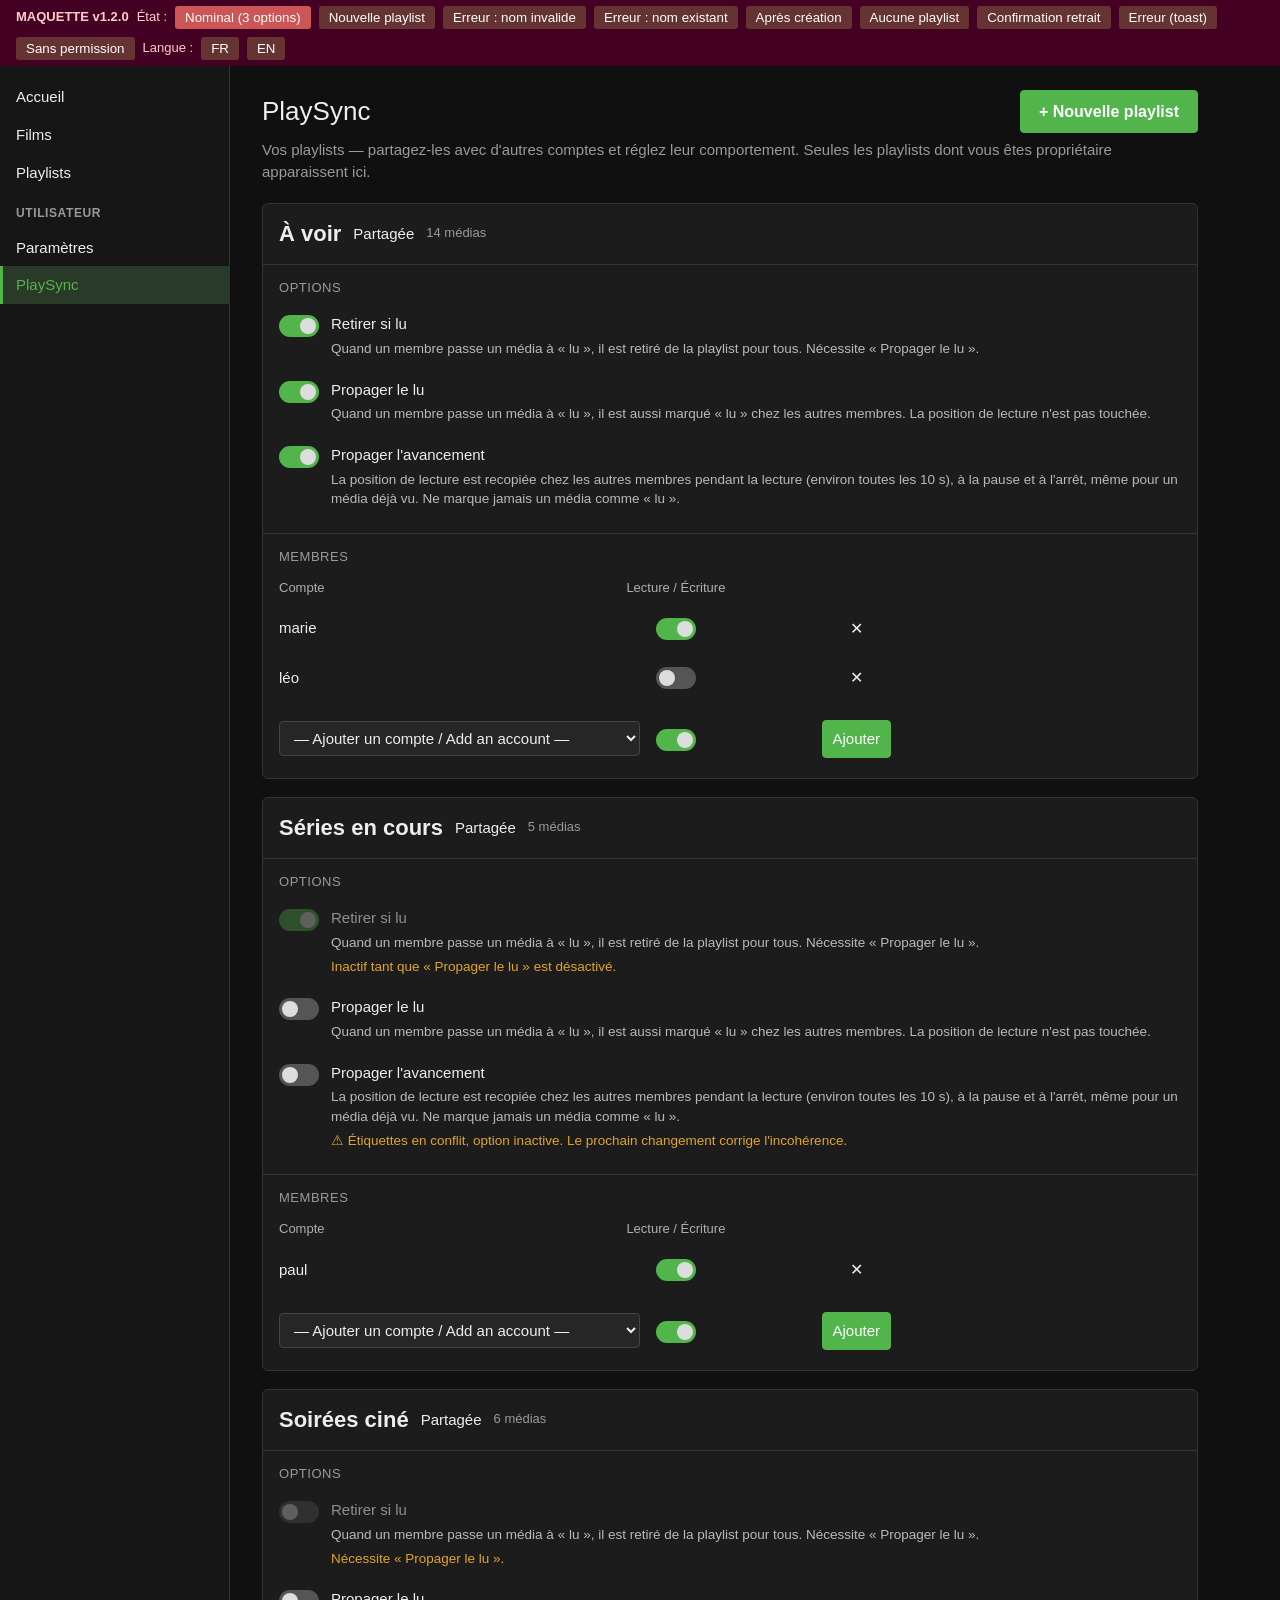
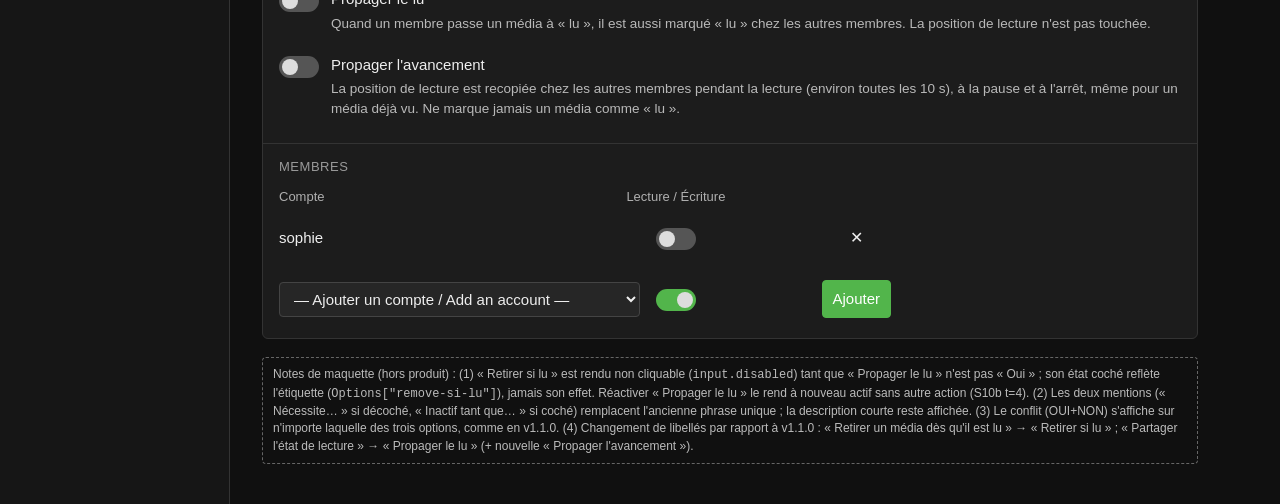
<file: docs/mockup/v1.2.1/ui/user-page__v121.html>
<!doctype html>
<!--
  composant : user-page (page PlaySync du menu utilisateur Emby)
  feature   : v1.2.1 — BUGFIX avancement synchronisé en continu (PlaybackProgress) ; seul le texte d'aide de
              « Propager l'avancement » change (FR + EN)
  version   : v1.2.1
  type      : ui
  issue     : #58
  complete  : aucune (composant présenté en entier, strictement identique à docs/mockup/v1.2.0/ui/user-page__v120.html
              hormis la description de l'option « Propager l'avancement », 3 occurrences)
  remplace  : docs/mockup/v1.2.0/ui/user-page__v120.html
  Texte v1.2.0 : « La position de lecture (pause, arrêt) est recopiée chez les autres membres, même pour un média déjà vu.
                 Ne marque jamais un média comme « lu ». »
  Texte v1.2.1 : « La position de lecture est recopiée chez les autres membres pendant la lecture (environ toutes les
                 10 s), à la pause et à l'arrêt, même pour un média déjà vu. Ne marque jamais un média comme « lu ». »
  DECISIONS.md appliquées : interrupteur Lecture/Écriture (inchangé) ; visuel livré conservé (aucune autre modification).
-->
<html lang="fr">
<head>
<meta charset="utf-8">
<meta name="viewport" content="width=device-width, initial-scale=1">
<title>PlaySync v1.2.0 (maquette)</title>
<style>
  :root { --bg:#101010; --panel:#1c1c1c; --panel2:#262626; --line:#333; --text:#eee; --muted:#9a9a9a;
          --accent:#52b54b; --warn:#e0a526; --danger:#d9534f; --new:#3a8fd6; }
  * { box-sizing:border-box; }
  body { margin:0; background:var(--bg); color:var(--text); font:15px/1.45 "Segoe UI",Roboto,sans-serif; }
  .mock-bar { background:#402; color:#fcc; padding:6px 16px; font-size:13px; display:flex; gap:8px; flex-wrap:wrap; align-items:center; }
  .mock-bar button { background:#633; color:#fff; border:0; padding:4px 10px; border-radius:3px; cursor:pointer; }
  .mock-bar button.on { background:#c55; }
  .layout { display:flex; min-height:calc(100vh - 34px); }
  nav { width:230px; background:#161616; border-right:1px solid var(--line); padding:12px 0; flex-shrink:0; }
  nav h4 { margin:14px 16px 6px; color:var(--muted); font-size:12px; text-transform:uppercase; letter-spacing:.05em; }
  nav a { display:flex; gap:10px; padding:8px 16px; color:var(--text); text-decoration:none; }
  nav a.active { background:#2a3a29; color:var(--accent); border-left:3px solid var(--accent); padding-left:13px; }
  main { flex:1; padding:24px 32px; max-width:1000px; min-width:0; }
  .title-row { display:flex; align-items:center; gap:16px; flex-wrap:wrap; }
  h1 { font-size:26px; font-weight:400; margin:0; flex:1; }
  .intro { color:var(--muted); margin:6px 0 20px; }
  .card { background:var(--panel); border:1px solid var(--line); border-radius:6px; margin-bottom:18px; overflow:hidden; }
  .card.fresh { border-color:var(--new); }
  .card-head { display:flex; align-items:center; gap:12px; flex-wrap:wrap; padding:14px 16px; border-bottom:1px solid var(--line); }
  .card-head h2 { font-size:22px; font-weight:600; margin:0; }
  .muted { color:var(--muted); font-size:13px; }
  .section { padding:14px 16px; border-bottom:1px solid var(--line); }
  .section:last-child { border-bottom:0; }
  .section h3 { margin:0 0 6px; font-size:13px; color:var(--muted); text-transform:uppercase; letter-spacing:.04em; font-weight:500; }
  .opt { display:flex; align-items:flex-start; gap:12px; padding:10px 0; }
  .opt.dependent { padding-left:0; }
  .switch { width:40px; height:22px; border-radius:11px; background:#555; position:relative; flex-shrink:0; margin-top:2px; cursor:pointer; }
  .switch::after { content:""; position:absolute; top:3px; left:3px; width:16px; height:16px; border-radius:50%; background:#ddd; transition:.15s; }
  .switch.on { background:var(--accent); } .switch.on::after { left:21px; }
  .switch.disabled { opacity:.35; cursor:not-allowed; }
  .opt-title { font-weight:500; } .opt.off-dep .opt-title { opacity:.55; }
  .opt-desc { opacity:.75; font-size:.9em; margin-top:4px; }
  .opt-dep { font-size:.9em; margin-top:4px; color:var(--warn); }
  .conflict { color:var(--warn); font-size:.9em; margin-top:4px; }
  .grid-wrap { width:80%; }
  .mrow { display:grid; grid-template-columns:50% 10% 40%; align-items:center; padding:6px 0; }
  .mrow.head { opacity:.7; font-size:13px; white-space:nowrap; }
  .mrow > :nth-child(2) { justify-self:center; }
  .mrow > :nth-child(3) { justify-self:center; }
  select, input[type=text], .btn { background:var(--panel2); color:var(--text); border:1px solid #444; border-radius:4px; padding:7px 10px; font:inherit; }
  .btn { cursor:pointer; } .btn.primary { background:var(--accent); border-color:var(--accent); color:#fff; }
  .btn.big { font-size:16px; padding:9px 18px; font-weight:600; }
  .btn.icon { background:none; border:0; color:var(--text); font-size:16px; }
  .hint { color:var(--muted); font-size:13px; margin:6px 0 0; }
  .newbox { background:var(--panel); border:1px solid var(--new); border-radius:6px; padding:14px 16px; margin-bottom:18px; }
  .newbox label { display:block; font-size:13px; color:var(--muted); margin-bottom:6px; }
  .newbox .row { display:flex; gap:8px; flex-wrap:wrap; align-items:center; }
  .newbox input[type=text] { flex:1; min-width:220px; }
  .newbox input.bad { border-color:var(--danger); }
  .field-err { color:var(--danger); font-size:13px; margin-top:6px; }
  .note-new { display:inline-block; background:#1d3246; color:#9cc9f0; font-size:11px; padding:1px 7px; border-radius:9px; margin-left:6px; vertical-align:middle; }
  .toast { position:fixed; right:24px; bottom:24px; background:#333; border-left:4px solid var(--danger); padding:12px 16px; border-radius:4px; max-width:360px; }
  .empty, .denied { text-align:center; color:var(--muted); padding:50px 20px; }
  .dialog-back { position:fixed; inset:0; background:rgba(0,0,0,.6); display:none; align-items:center; justify-content:center; }
  .dialog { background:var(--panel); border:1px solid var(--line); border-radius:6px; padding:20px; width:420px; max-width:90vw; }
  .dialog h3 { margin-top:0; font-weight:500; } .dialog .actions { margin-top:16px; display:flex; gap:8px; justify-content:flex-end; }
  .annot { border:1px dashed #666; color:#bbb; font-size:12px; padding:8px 10px; margin:0 0 18px; border-radius:4px; }
  [data-lang] { display:none; } html[lang=fr] [data-lang=fr], html[lang=en] [data-lang=en] { display:inline; }
  .st { display:none; } .st.show { display:block; }
  @media (max-width:700px) { nav { display:none; } main { padding:16px; } .grid-wrap { width:100%; } }
</style>
</head>
<body>

<div class="mock-bar">
  <b>MAQUETTE v1.2.0</b>
  <span>État :</span>
  <button class="on" data-s="normal">Nominal (3 options)</button>
  <button data-s="create">Nouvelle playlist</button>
  <button data-s="invalid">Erreur : nom invalide</button>
  <button data-s="exists">Erreur : nom existant</button>
  <button data-s="created">Après création</button>
  <button data-s="empty">Aucune playlist</button>
  <button data-s="confirm">Confirmation retrait</button>
  <button data-s="busy">Erreur (toast)</button>
  <button data-s="denied">Sans permission</button>
  <span>Langue :</span>
  <button data-l="fr">FR</button>
  <button data-l="en">EN</button>
</div>

<div class="layout">
  <nav>
    <a href="#"><span data-lang="fr">Accueil</span><span data-lang="en">Home</span></a>
    <a href="#"><span data-lang="fr">Films</span><span data-lang="en">Movies</span></a>
    <a href="#">Playlists</a>
    <h4><span data-lang="fr">Utilisateur</span><span data-lang="en">User</span></h4>
    <a href="#"><span data-lang="fr">Paramètres</span><span data-lang="en">Settings</span></a>
    <a href="#" class="active">PlaySync</a>
  </nav>

  <main>
    <div class="title-row">
      <h1>PlaySync</h1>
      <!-- NOUVEAU (#55) : bouton en tête de page, masqué dans l'état « Sans permission ». -->
      <button class="btn primary big" id="btnNew">+ <span data-lang="fr">Nouvelle playlist</span><span data-lang="en">New playlist</span></button>
    </div>
    <p class="intro">
      <span data-lang="fr">Vos playlists — partagez-les avec d'autres comptes et réglez leur comportement. Seules les playlists dont vous êtes propriétaire apparaissent ici.</span>
      <span data-lang="en">Your playlists — share them with other accounts and choose how they behave. Only playlists you own are listed here.</span>
    </p>

    <!-- ============ Formulaire de création (#55, D22) : panneau en ligne, jamais une fenêtre du navigateur ============ -->
    <div class="newbox st" id="newbox">
      <label for="newName"><span data-lang="fr">Nom de la nouvelle playlist</span><span data-lang="en">New playlist name</span></label>
      <div class="row">
        <input type="text" id="newName" maxlength="100" value="Films du dimanche">
        <button class="btn primary"><span data-lang="fr">Créer</span><span data-lang="en">Create</span></button>
        <button class="btn"><span data-lang="fr">Annuler</span><span data-lang="en">Cancel</span></button>
      </div>
      <div class="field-err st" id="errInvalid">
        <span data-lang="fr">Saisissez un nom de 1 à 100 caractères.</span>
        <span data-lang="en">Enter a name between 1 and 100 characters.</span>
      </div>
      <div class="field-err st" id="errExists">
        <span data-lang="fr">Vous avez déjà une playlist portant ce nom.</span>
        <span data-lang="en">You already have a playlist with this name.</span>
      </div>
      <p class="hint">
        <span data-lang="fr">La playlist est créée vide et non partagée. Ajoutez-y des vidéos depuis Emby (« Ajouter à une playlist ») et des membres ci-dessous.</span>
        <span data-lang="en">The playlist is created empty and not shared. Add videos from Emby ("Add to playlist") and members below.</span>
      </p>
    </div>

    <!-- ===================================== NOMINAL ===================================== -->
    <div class="st show" id="list">

      <!-- Carte créée (visible dans l'état « Après création ») : insérée à sa place dans le tri par nom. -->
      <div class="card fresh st" id="cardCreated">
        <div class="card-head">
          <h2>Films du dimanche</h2>
          <span><span data-lang="fr">Non partagée</span><span data-lang="en">Not shared</span></span>
          <span class="muted">0 <span data-lang="fr">médias</span><span data-lang="en">items</span></span>
          <span class="note-new"><span data-lang="fr">créée</span><span data-lang="en">created</span></span>
        </div>
        <div class="section">
          <h3>Options</h3>
          <div class="opt"><div class="switch disabled"></div><div><div class="opt-title"><span data-lang="fr">Retirer si lu</span><span data-lang="en">Remove when played</span></div><div class="opt-desc"><span data-lang="fr">Disponibles une fois la playlist partagée.</span><span data-lang="en">Available once the playlist is shared.</span></div></div></div>
          <div class="opt"><div class="switch disabled"></div><div><div class="opt-title"><span data-lang="fr">Propager le lu</span><span data-lang="en">Sync played status</span></div><div class="opt-desc"><span data-lang="fr">Disponibles une fois la playlist partagée.</span><span data-lang="en">Available once the playlist is shared.</span></div></div></div>
          <div class="opt"><div class="switch disabled"></div><div><div class="opt-title"><span data-lang="fr">Propager l'avancement</span><span data-lang="en">Sync playback position</span></div><div class="opt-desc"><span data-lang="fr">Disponibles une fois la playlist partagée.</span><span data-lang="en">Available once the playlist is shared.</span></div></div></div>
        </div>
        <div class="section">
          <h3><span data-lang="fr">Membres</span><span data-lang="en">Members</span></h3>
          <p class="hint" style="margin-top:0"><span data-lang="fr">Vous seul. Ajoutez un compte pour partager cette playlist.</span><span data-lang="en">Only you. Add an account to share this playlist.</span></p>
          <div class="grid-wrap"><div class="mrow">
            <select><option>— Ajouter un compte / Add an account —</option><option>marie</option><option>léo</option></select>
            <div class="switch on" title="Lecture / Écriture"></div>
            <button class="btn primary"><span data-lang="fr">Partager</span><span data-lang="en">Share</span></button>
          </div></div>
        </div>
      </div>

      <!-- Carte 1 : les trois options actives -->
      <div class="card">
        <div class="card-head">
          <h2>À voir</h2>
          <span><span data-lang="fr">Partagée</span><span data-lang="en">Shared</span></span>
          <span class="muted">14 <span data-lang="fr">médias</span><span data-lang="en">items</span></span>
        </div>
        <div class="section">
          <h3>Options</h3>
          <div class="opt">
            <div class="switch on"></div>
            <div><div class="opt-title"><span data-lang="fr">Retirer si lu</span><span data-lang="en">Remove when played</span></div>
              <div class="opt-desc"><span data-lang="fr">Quand un membre passe un média à « lu », il est retiré de la playlist pour tous. Nécessite « Propager le lu ».</span><span data-lang="en">When a member marks an item as played, it is removed from the playlist for everyone. Requires "Sync played status".</span></div></div>
          </div>
          <div class="opt">
            <div class="switch on"></div>
            <div><div class="opt-title"><span data-lang="fr">Propager le lu</span><span data-lang="en">Sync played status</span></div>
              <div class="opt-desc"><span data-lang="fr">Quand un membre passe un média à « lu », il est aussi marqué « lu » chez les autres membres. La position de lecture n'est pas touchée.</span><span data-lang="en">When a member marks an item as played, it is marked as played for the other members too. Playback position is not changed.</span></div></div>
          </div>
          <div class="opt">
            <div class="switch on"></div>
            <div><div class="opt-title"><span data-lang="fr">Propager l'avancement</span><span data-lang="en">Sync playback position</span></div>
              <div class="opt-desc"><span data-lang="fr">La position de lecture est recopiée chez les autres membres pendant la lecture (environ toutes les 10 s), à la pause et à l'arrêt, même pour un média déjà vu. Ne marque jamais un média comme « lu ».</span><span data-lang="en">The playback position is copied to the other members during playback (about every 10 s), on pause and on stop, even for an item already watched. Never marks an item as played.</span></div></div>
          </div>
        </div>
        <div class="section">
          <h3><span data-lang="fr">Membres</span><span data-lang="en">Members</span></h3>
          <div class="grid-wrap">
            <div class="mrow head"><div><span data-lang="fr">Compte</span><span data-lang="en">Account</span></div><div><span data-lang="fr">Lecture / Écriture</span><span data-lang="en">Read / Write</span></div><div></div></div>
            <div class="mrow"><div>marie</div><div class="switch on"></div><button class="btn icon" title="Retirer">✕</button></div>
            <div class="mrow"><div>léo</div><div class="switch"></div><button class="btn icon" title="Retirer">✕</button></div>
            <div class="mrow" style="margin-top:12px">
              <select><option>— Ajouter un compte / Add an account —</option><option>paul</option><option>sophie</option></select>
              <div class="switch on"></div>
              <button class="btn primary"><span data-lang="fr">Ajouter</span><span data-lang="en">Add</span></button>
            </div>
          </div>
        </div>
      </div>

      <!-- Carte 2 : « Propager le lu » désactivé alors que « Retirer si lu » était coché (S10b t=3) + conflit sur l'avancement -->
      <div class="card">
        <div class="card-head">
          <h2>Séries en cours</h2>
          <span><span data-lang="fr">Partagée</span><span data-lang="en">Shared</span></span>
          <span class="muted">5 <span data-lang="fr">médias</span><span data-lang="en">items</span></span>
        </div>
        <div class="section">
          <h3>Options</h3>
          <div class="opt off-dep">
            <div class="switch on disabled"></div>
            <div><div class="opt-title"><span data-lang="fr">Retirer si lu</span><span data-lang="en">Remove when played</span></div>
              <div class="opt-desc"><span data-lang="fr">Quand un membre passe un média à « lu », il est retiré de la playlist pour tous. Nécessite « Propager le lu ».</span><span data-lang="en">When a member marks an item as played, it is removed from the playlist for everyone. Requires "Sync played status".</span></div>
              <div class="opt-dep"><span data-lang="fr">Inactif tant que « Propager le lu » est désactivé.</span><span data-lang="en">Inactive while "Sync played status" is off.</span></div></div>
          </div>
          <div class="opt">
            <div class="switch"></div>
            <div><div class="opt-title"><span data-lang="fr">Propager le lu</span><span data-lang="en">Sync played status</span></div>
              <div class="opt-desc"><span data-lang="fr">Quand un membre passe un média à « lu », il est aussi marqué « lu » chez les autres membres. La position de lecture n'est pas touchée.</span><span data-lang="en">When a member marks an item as played, it is marked as played for the other members too. Playback position is not changed.</span></div></div>
          </div>
          <div class="opt">
            <div class="switch"></div>
            <div><div class="opt-title"><span data-lang="fr">Propager l'avancement</span><span data-lang="en">Sync playback position</span></div>
              <div class="opt-desc"><span data-lang="fr">La position de lecture est recopiée chez les autres membres pendant la lecture (environ toutes les 10 s), à la pause et à l'arrêt, même pour un média déjà vu. Ne marque jamais un média comme « lu ».</span><span data-lang="en">The playback position is copied to the other members during playback (about every 10 s), on pause and on stop, even for an item already watched. Never marks an item as played.</span></div>
              <div class="conflict">⚠ <span data-lang="fr">Étiquettes en conflit, option inactive. Le prochain changement corrige l'incohérence.</span><span data-lang="en">Conflicting tags, option inactive. The next change fixes the inconsistency.</span></div></div>
          </div>
        </div>
        <div class="section">
          <h3><span data-lang="fr">Membres</span><span data-lang="en">Members</span></h3>
          <div class="grid-wrap">
            <div class="mrow head"><div><span data-lang="fr">Compte</span><span data-lang="en">Account</span></div><div><span data-lang="fr">Lecture / Écriture</span><span data-lang="en">Read / Write</span></div><div></div></div>
            <div class="mrow"><div>paul</div><div class="switch on"></div><button class="btn icon" title="Retirer">✕</button></div>
            <div class="mrow" style="margin-top:12px">
              <select><option>— Ajouter un compte / Add an account —</option><option>marie</option></select>
              <div class="switch on"></div>
              <button class="btn primary"><span data-lang="fr">Ajouter</span><span data-lang="en">Add</span></button>
            </div>
          </div>
        </div>
      </div>

      <!-- Carte 3 : nouvelle playlist partagée, trois options à NON (S10b t=0) : « Retirer si lu » grisé, décoché -->
      <div class="card">
        <div class="card-head">
          <h2>Soirées ciné</h2>
          <span><span data-lang="fr">Partagée</span><span data-lang="en">Shared</span></span>
          <span class="muted">6 <span data-lang="fr">médias</span><span data-lang="en">items</span></span>
        </div>
        <div class="section">
          <h3>Options</h3>
          <div class="opt off-dep">
            <div class="switch disabled"></div>
            <div><div class="opt-title"><span data-lang="fr">Retirer si lu</span><span data-lang="en">Remove when played</span></div>
              <div class="opt-desc"><span data-lang="fr">Quand un membre passe un média à « lu », il est retiré de la playlist pour tous. Nécessite « Propager le lu ».</span><span data-lang="en">When a member marks an item as played, it is removed from the playlist for everyone. Requires "Sync played status".</span></div>
              <div class="opt-dep"><span data-lang="fr">Nécessite « Propager le lu ».</span><span data-lang="en">Requires "Sync played status".</span></div></div>
          </div>
          <div class="opt">
            <div class="switch"></div>
            <div><div class="opt-title"><span data-lang="fr">Propager le lu</span><span data-lang="en">Sync played status</span></div>
              <div class="opt-desc"><span data-lang="fr">Quand un membre passe un média à « lu », il est aussi marqué « lu » chez les autres membres. La position de lecture n'est pas touchée.</span><span data-lang="en">When a member marks an item as played, it is marked as played for the other members too. Playback position is not changed.</span></div></div>
          </div>
          <div class="opt">
            <div class="switch"></div>
            <div><div class="opt-title"><span data-lang="fr">Propager l'avancement</span><span data-lang="en">Sync playback position</span></div>
              <div class="opt-desc"><span data-lang="fr">La position de lecture est recopiée chez les autres membres pendant la lecture (environ toutes les 10 s), à la pause et à l'arrêt, même pour un média déjà vu. Ne marque jamais un média comme « lu ».</span><span data-lang="en">The playback position is copied to the other members during playback (about every 10 s), on pause and on stop, even for an item already watched. Never marks an item as played.</span></div></div>
          </div>
        </div>
        <div class="section">
          <h3><span data-lang="fr">Membres</span><span data-lang="en">Members</span></h3>
          <div class="grid-wrap">
            <div class="mrow head"><div><span data-lang="fr">Compte</span><span data-lang="en">Account</span></div><div><span data-lang="fr">Lecture / Écriture</span><span data-lang="en">Read / Write</span></div><div></div></div>
            <div class="mrow"><div>sophie</div><div class="switch"></div><button class="btn icon" title="Retirer">✕</button></div>
            <div class="mrow" style="margin-top:12px">
              <select><option>— Ajouter un compte / Add an account —</option><option>paul</option></select>
              <div class="switch on"></div>
              <button class="btn primary"><span data-lang="fr">Ajouter</span><span data-lang="en">Add</span></button>
            </div>
          </div>
        </div>
      </div>

      <p class="annot">
        Notes de maquette (hors produit) : (1) « Retirer si lu » est rendu non cliquable (<code>input.disabled</code>) tant que
        « Propager le lu » n'est pas « Oui » ; son état coché reflète l'étiquette (<code>Options["remove-si-lu"]</code>), jamais son effet.
        Réactiver « Propager le lu » le rend à nouveau actif sans autre action (S10b t=4). (2) Les deux mentions (« Nécessite… » si décoché,
        « Inactif tant que… » si coché) remplacent l'ancienne phrase unique ; la description courte reste affichée.
        (3) Le conflit (OUI+NON) s'affiche sur n'importe laquelle des trois options, comme en v1.1.0.
        (4) Changement de libellés par rapport à v1.1.0 : « Retirer un média dès qu'il est lu » → « Retirer si lu » ;
        « Partager l'état de lecture » → « Propager le lu » (+ nouvelle « Propager l'avancement »).
      </p>
    </div>

    <!-- ===================================== AUCUNE PLAYLIST ===================================== -->
    <div class="st" id="empty">
      <div class="empty">
        <span data-lang="fr">Vous ne possédez aucune playlist. Créez-en une avec « Nouvelle playlist », puis ajoutez-y des vidéos et des membres.</span>
        <span data-lang="en">You don't own any playlist. Create one with "New playlist", then add videos and members to it.</span>
      </div>
    </div>

    <!-- ===================================== SANS PERMISSION ===================================== -->
    <div class="st" id="denied">
      <div class="denied">
        <span data-lang="fr">Le partage de contenus personnels n'est pas activé pour votre compte. Contactez l'administrateur du serveur.</span>
        <span data-lang="en">Sharing personal content is not enabled for your account. Contact the server administrator.</span>
        <p class="hint"><span data-lang="fr">(Bouton « Nouvelle playlist » absent dans cet état : la création exige la même permission.)</span><span data-lang="en">("New playlist" button hidden in this state: creating requires the same permission.)</span></p>
      </div>
    </div>
  </main>
</div>

<!-- Confirmation de retrait d'un membre (inchangée, dialogue natif Emby) -->
<div class="dialog-back" id="confirm">
  <div class="dialog">
    <h3><span data-lang="fr">Retirer ce membre ?</span><span data-lang="en">Remove this member?</span></h3>
    <span data-lang="fr">Ce compte n'aura plus accès à cette playlist.</span>
    <span data-lang="en">This account will no longer have access to this playlist.</span>
    <div class="actions"><button class="btn"><span data-lang="fr">Annuler</span><span data-lang="en">Cancel</span></button><button class="btn primary" style="background:var(--danger);border-color:var(--danger)"><span data-lang="fr">Retirer</span><span data-lang="en">Remove</span></button></div>
  </div>
</div>

<!-- Toast d'erreur (inchangé) : codes serveur traduits côté client. invalid-name / name-exists s'affichent SOUS le champ, pas en toast. -->
<div class="toast" id="toast" style="display:none">
  <span data-lang="fr">La playlist est en cours de modification, réessayez dans quelques secondes.</span>
  <span data-lang="en">The playlist is being updated, please retry in a few seconds.</span>
  <div class="hint">(code <code>busy</code> · autres : <code>not-found</code>, <code>invalid-user</code>, <code>invalid-family</code>, <code>sharing-disabled</code>, <code>internal</code>)</div>
</div>

<script>
(function () {
  function $(id) { return document.getElementById(id); }
  function toggle(id, on) { $(id).classList.toggle('show', !!on); }
  function show(s) {
    var creating = s === 'create' || s === 'invalid' || s === 'exists';
    toggle('newbox', creating);
    toggle('errInvalid', s === 'invalid');
    toggle('errExists', s === 'exists');
    $('newName').classList.toggle('bad', s === 'invalid' || s === 'exists');
    $('newName').value = s === 'invalid' ? '   ' : (s === 'exists' ? ' à VOIR ' : 'Films du dimanche');
    toggle('list', ['normal', 'create', 'invalid', 'exists', 'created', 'confirm', 'busy'].indexOf(s) >= 0);
    toggle('cardCreated', s === 'created');
    toggle('empty', s === 'empty');
    toggle('denied', s === 'denied');
    $('btnNew').style.display = s === 'denied' ? 'none' : '';
    $('confirm').style.display = s === 'confirm' ? 'flex' : 'none';
    $('toast').style.display = s === 'busy' ? 'block' : 'none';
  }
  document.querySelectorAll('.mock-bar button[data-s]').forEach(function (b) {
    b.addEventListener('click', function () {
      document.querySelectorAll('.mock-bar button[data-s]').forEach(function (x) { x.classList.remove('on'); });
      b.classList.add('on');
      show(b.getAttribute('data-s'));
    });
  });
  document.querySelectorAll('.mock-bar button[data-l]').forEach(function (b) {
    b.addEventListener('click', function () { document.documentElement.lang = b.getAttribute('data-l'); });
  });
  $('btnNew').addEventListener('click', function () { show('create'); });
  show('normal');
})();
</script>
</body>
</html>
</file>
<file: assets/style.css>
/* PlaySync — site marketing — feuille de styles commune */
@import url('https://fonts.googleapis.com/css2?family=Fraunces:opsz,wght@9..144,400;9..144,600;9..144,700&family=Work+Sans:wght@400;500;600;700&family=IBM+Plex+Mono:wght@400;500&display=swap');

:root{
  /* clair — vert vif et chaleureux */
  --bg: #FBF3E3;
  --bg-raised: #FFFFFF;
  --ink: #221C12;
  --ink-soft: #5C5645;
  --accent: #278239;
  --accent-ink: #FFFFFF;
  --accent-soft: #E4F1DE;
  --accent-warm: #F5A623;
  --accent-warm-ink: #2A1B00;
  --line: #E6D9BE;
  --badge-orange-bg: #FDE9C8;
  --badge-orange-fg: #9A5B06;
  --badge-blue-bg: #DCEAF7;
  --badge-blue-fg: #1F6FA0;
  --code-bg: #221C12;
  --code-ink: #F3ECD8;
  --shadow: 0 1px 2px rgba(34,28,18,0.08), 0 8px 24px rgba(34,28,18,0.10);
  color-scheme: light;
}
@media (prefers-color-scheme: dark){
  :root:not([data-theme="light"]){
    --bg: #12190F;
    --bg-raised: #1B2417;
    --ink: #F3EEDF;
    --ink-soft: #ABBBA3;
    --accent: #4CC26B;
    --accent-ink: #0E1710;
    --accent-soft: #1E3322;
    --accent-warm: #FFC24D;
    --accent-warm-ink: #2A1B00;
    --line: #2B362A;
    --badge-orange-bg: #3A2C12;
    --badge-orange-fg: #F0B25C;
    --badge-blue-bg: #142A3A;
    --badge-blue-fg: #8FC4E8;
    --code-bg: #0D120B;
    --code-ink: #E4EEDD;
    color-scheme: dark;
  }
}
:root[data-theme="dark"]{
  --bg: #12190F;
  --bg-raised: #1B2417;
  --ink: #F3EEDF;
  --ink-soft: #ABBBA3;
  --accent: #4CC26B;
  --accent-ink: #0E1710;
  --accent-soft: #1E3322;
  --accent-warm: #FFC24D;
  --accent-warm-ink: #2A1B00;
  --line: #2B362A;
  --badge-orange-bg: #3A2C12;
  --badge-orange-fg: #F0B25C;
  --badge-blue-bg: #142A3A;
  --badge-blue-fg: #8FC4E8;
  --code-bg: #0D120B;
  --code-ink: #E4EEDD;
  color-scheme: dark;
}

*{box-sizing:border-box;}
html{scroll-behavior:smooth;}
body{
  margin:0; background:var(--bg); color:var(--ink);
  font-family:'Work Sans', sans-serif; line-height:1.55;
  padding-inline:16px;
}
h1,h2,h3{font-family:'Fraunces', serif; font-weight:600; text-wrap:balance; margin:0 0 .4em;}
code, .mono{font-family:'IBM Plex Mono', monospace;}
a{color:var(--accent);}
.wrap{max-width:980px; margin-inline:auto;}

/* header */
header{
  position:sticky; top:env(safe-area-inset-top,0px); z-index:20;
  background:color-mix(in srgb, var(--bg) 88%, transparent);
  backdrop-filter:blur(8px); border-bottom:1px solid var(--line);
  padding-block:14px;
}
header .row{display:flex; align-items:center; gap:14px; flex-wrap:wrap;}
.brand{display:flex; align-items:baseline; gap:.5em; font-family:'Fraunces',serif; font-weight:700; font-size:1.25rem;}
.brand .for-emby{font-family:'Work Sans',sans-serif; font-weight:500; font-size:.62rem; text-transform:uppercase; letter-spacing:.08em; color:var(--ink-soft); border:1px solid var(--line); border-radius:20px; padding:.2em .6em;}
.version-pill{
  font-family:'IBM Plex Mono',monospace; font-size:.72rem; background:var(--accent-soft);
  color:var(--accent); border-radius:20px; padding:.2em .7em; border:1px solid var(--line);
}
nav{display:flex; gap:18px; margin-left:auto; flex-wrap:wrap; font-size:.9rem;}
nav a{color:var(--ink-soft); text-decoration:none; font-weight:500;}
nav a:hover{color:var(--accent);}
.lang-switcher{display:flex; align-items:center; gap:.3em; font-family:'IBM Plex Mono',monospace; font-size:.78rem;}
.lang-btn{
  border:1px solid var(--line); background:var(--bg-raised); color:var(--ink-soft);
  border-radius:6px; padding:.25em .55em; cursor:pointer;
}
.lang-btn.active{background:var(--accent); color:var(--accent-ink); border-color:var(--accent);}

/* hero */
.hero{padding-block:64px 40px; text-align:left; position:relative; overflow:hidden;}
.hero::before{
  content:""; position:absolute; inset:-30% -10% auto auto; width:520px; height:420px;
  background:radial-gradient(circle at 30% 30%, color-mix(in srgb, var(--accent) 55%, transparent), transparent 70%),
             radial-gradient(circle at 70% 60%, color-mix(in srgb, var(--accent-warm) 45%, transparent), transparent 65%);
  filter:blur(30px); z-index:-1; pointer-events:none;
}
.hero h1{font-size:clamp(1.9rem, 4vw, 2.7rem); max-width:16ch;}
.hero p.lede{font-size:1.1rem; color:var(--ink-soft); max-width:56ch; margin:0 0 1.6em;}
.cta-row{display:flex; gap:12px; flex-wrap:wrap;}
.btn{
  display:inline-flex; align-items:center; gap:.5em; padding:.65em 1.2em; border-radius:8px;
  font-weight:600; text-decoration:none; font-size:.92rem; border:1px solid transparent;
}
.btn-primary{background:var(--accent); color:var(--accent-ink);}
.btn-ghost{background:transparent; color:var(--ink); border-color:var(--line);}

section{padding-block:52px; border-top:1px solid var(--line);}
.eyebrow{font-family:'IBM Plex Mono',monospace; text-transform:uppercase; letter-spacing:.08em; font-size:.72rem; color:var(--accent-warm-ink); background:var(--accent-warm); border-radius:20px; padding:.2em .7em; margin-bottom:.8em; display:inline-block;}
section > p.intro{color:var(--ink-soft); max-width:62ch; font-size:1.02rem;}

.grid3{display:grid; grid-template-columns:repeat(3,1fr); gap:16px; margin-top:28px;}
.grid2{display:grid; grid-template-columns:repeat(2,1fr); gap:16px; margin-top:28px;}
@media (max-width:760px){.grid3,.grid2{grid-template-columns:1fr;}}

.card{
  background:var(--bg-raised); border:1px solid var(--line); border-radius:12px;
  padding:20px; box-shadow:var(--shadow);
}
.card h3{font-size:1.05rem; margin-bottom:.4em; display:flex; align-items:center; flex-wrap:wrap; gap:.3em;}
.card p{color:var(--ink-soft); font-size:.94rem; margin:0;}
.card .icon{
  width:2.2em; height:2.2em; display:flex; align-items:center; justify-content:center;
  border-radius:10px; font-size:1.2rem; margin-bottom:.6em;
}
.card:nth-child(odd) .icon{background:var(--accent-soft);}
.card:nth-child(even) .icon{background:color-mix(in srgb, var(--accent-warm) 30%, var(--bg-raised));}

.badge{
  font-family:'IBM Plex Mono',monospace; font-size:.66rem; font-weight:600;
  border-radius:20px; padding:.15em .6em; letter-spacing:.02em;
}
.badge-orange{background:var(--badge-orange-bg); color:var(--badge-orange-fg);}
.badge-blue{background:var(--badge-blue-bg); color:var(--badge-blue-fg);}

.diagram{
  background:var(--bg-raised); border:1px solid var(--line); border-radius:12px; padding:18px;
  margin-top:28px; overflow-x:auto;
}
.diagram svg{display:block; margin-inline:auto; max-width:100%; height:auto;}
.stack-list{margin-top:20px; display:flex; flex-wrap:wrap; gap:10px;}
.stack-list span{
  font-family:'IBM Plex Mono',monospace; font-size:.78rem; background:var(--accent-soft);
  color:var(--accent); border-radius:6px; padding:.3em .7em; border:1px solid var(--line);
}

.tabs{display:flex; gap:8px; margin-top:24px; flex-wrap:wrap;}
.tab-btn{
  border:1px solid var(--line); background:var(--bg-raised); color:var(--ink-soft);
  padding:.5em 1em; border-radius:8px 8px 0 0; cursor:pointer; font-weight:600; font-size:.86rem;
}
.tab-btn.active{color:var(--accent); border-bottom-color:var(--bg-raised); background:var(--bg-raised);}
.tab-panel{
  display:none; background:var(--bg-raised); border:1px solid var(--line); border-radius:0 10px 10px 10px;
  padding:20px;
}
.tab-panel.active{display:block;}
pre{
  background:var(--code-bg); color:var(--code-ink); padding:14px 16px; border-radius:8px;
  overflow-x:auto; font-size:.82rem; line-height:1.6;
}
table{border-collapse:collapse; width:100%; font-size:.88rem; margin-top:8px;}
th,td{text-align:left; padding:.5em .6em; border-bottom:1px solid var(--line);}
th{color:var(--ink-soft); font-weight:600; font-size:.78rem; text-transform:uppercase; letter-spacing:.03em;}

footer{padding-block:40px 60px; border-top:1px solid var(--line); margin-top:20px;}
footer .row{display:flex; justify-content:space-between; align-items:center; flex-wrap:wrap; gap:16px;}
footer .links{display:flex; gap:18px; flex-wrap:wrap; font-size:.9rem;}
footer p{color:var(--ink-soft); font-size:.82rem;}
</file>
